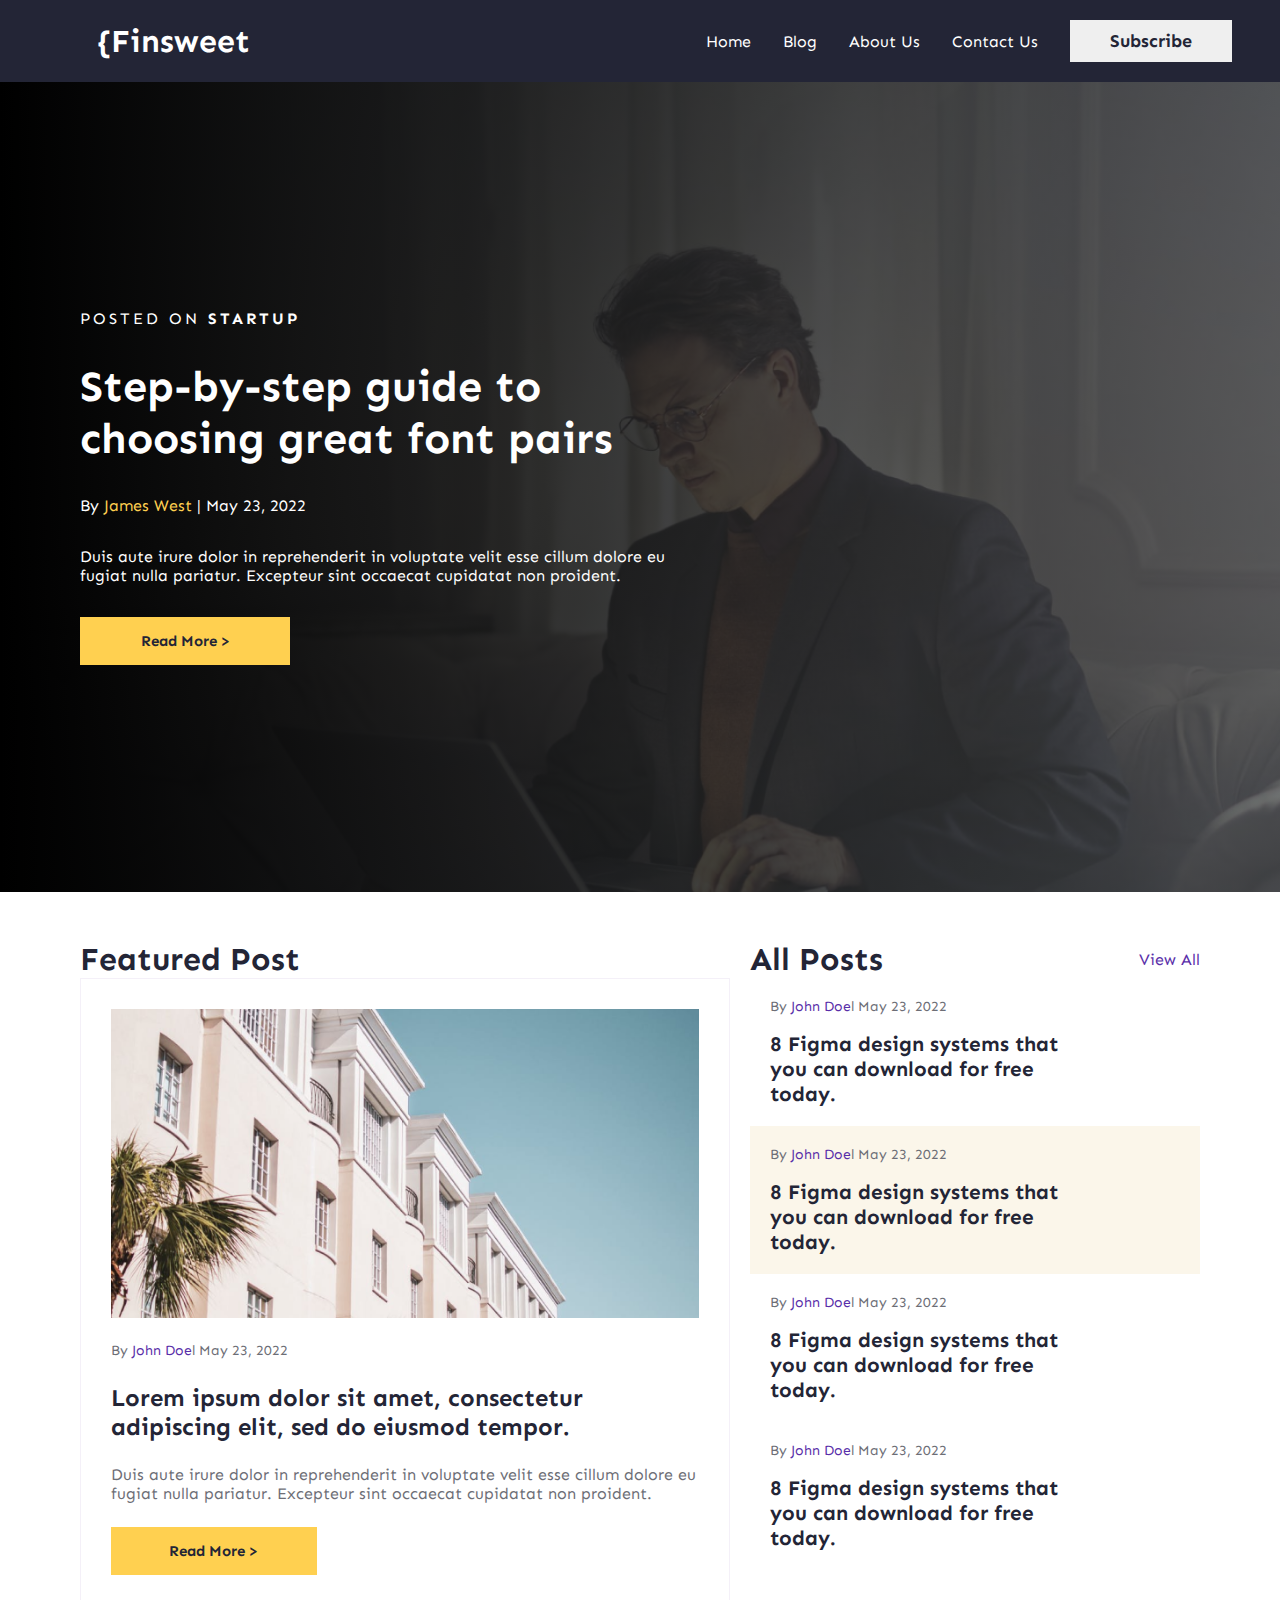
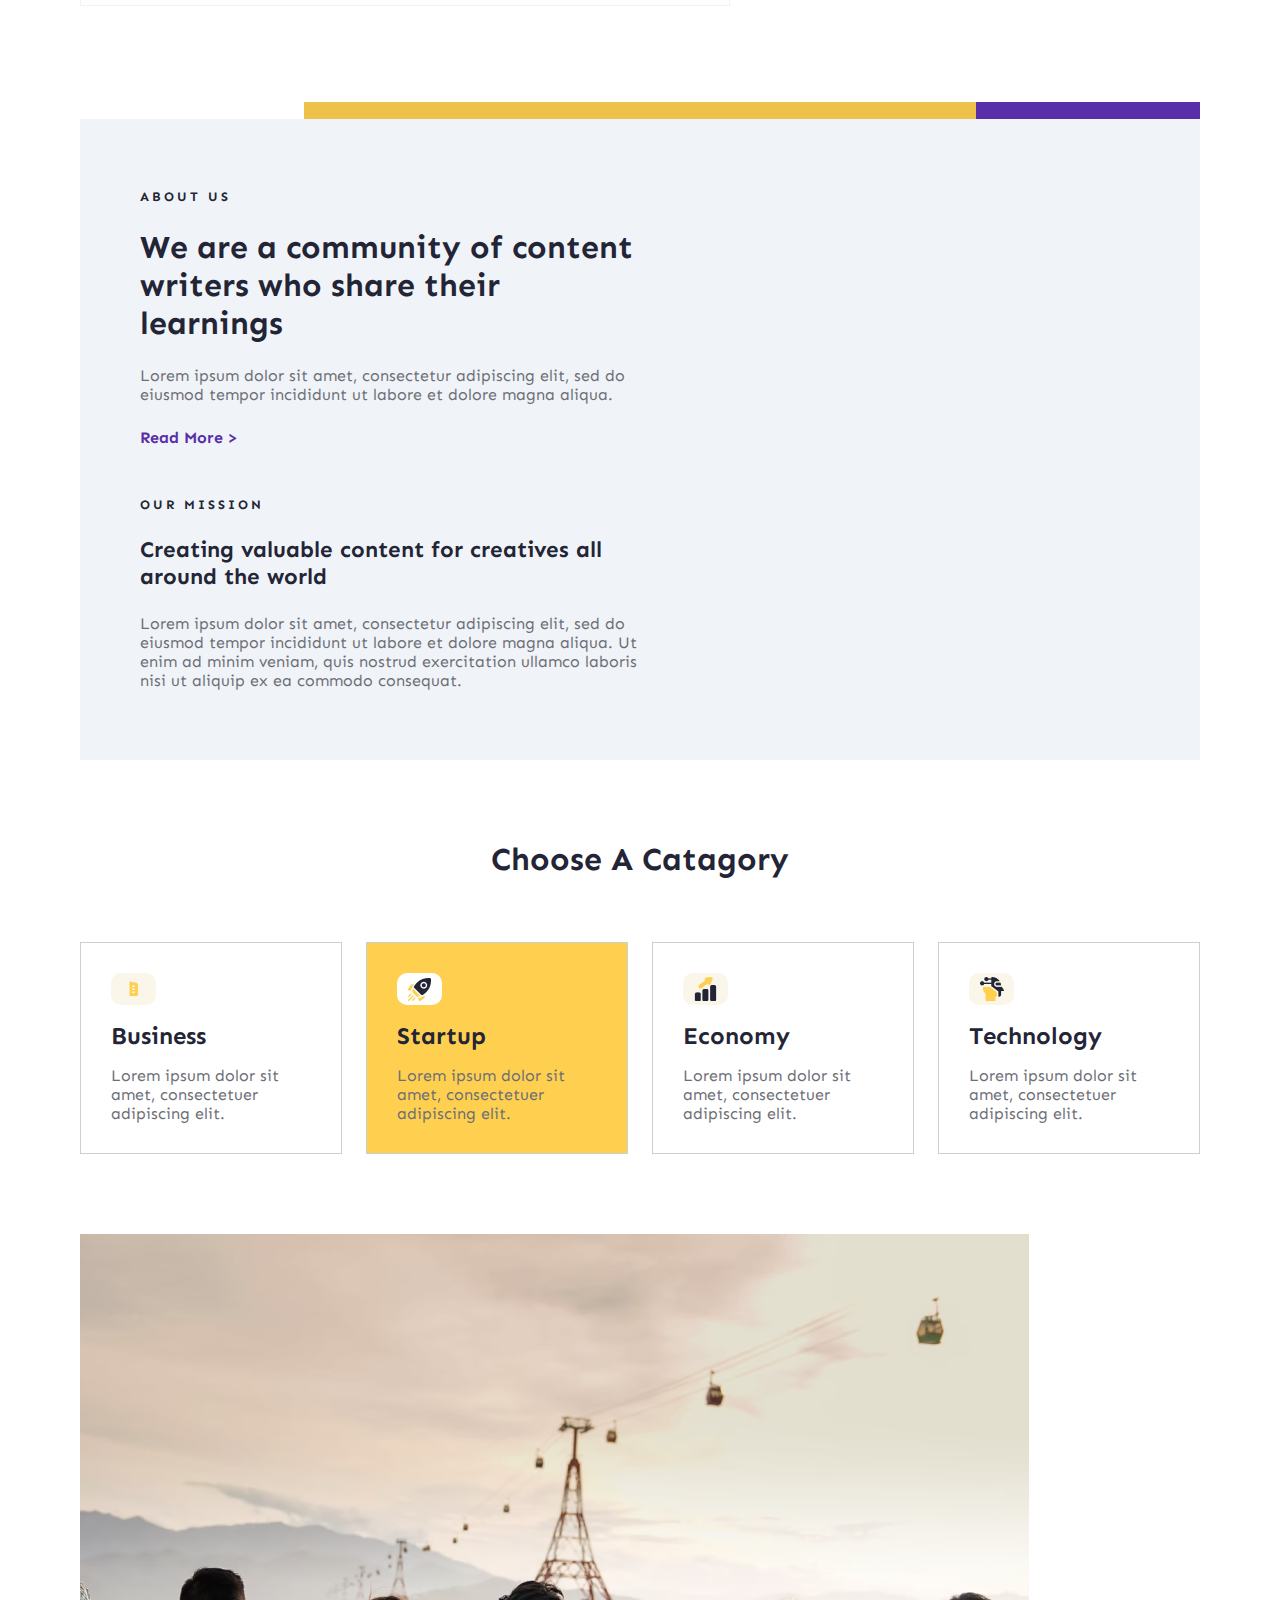
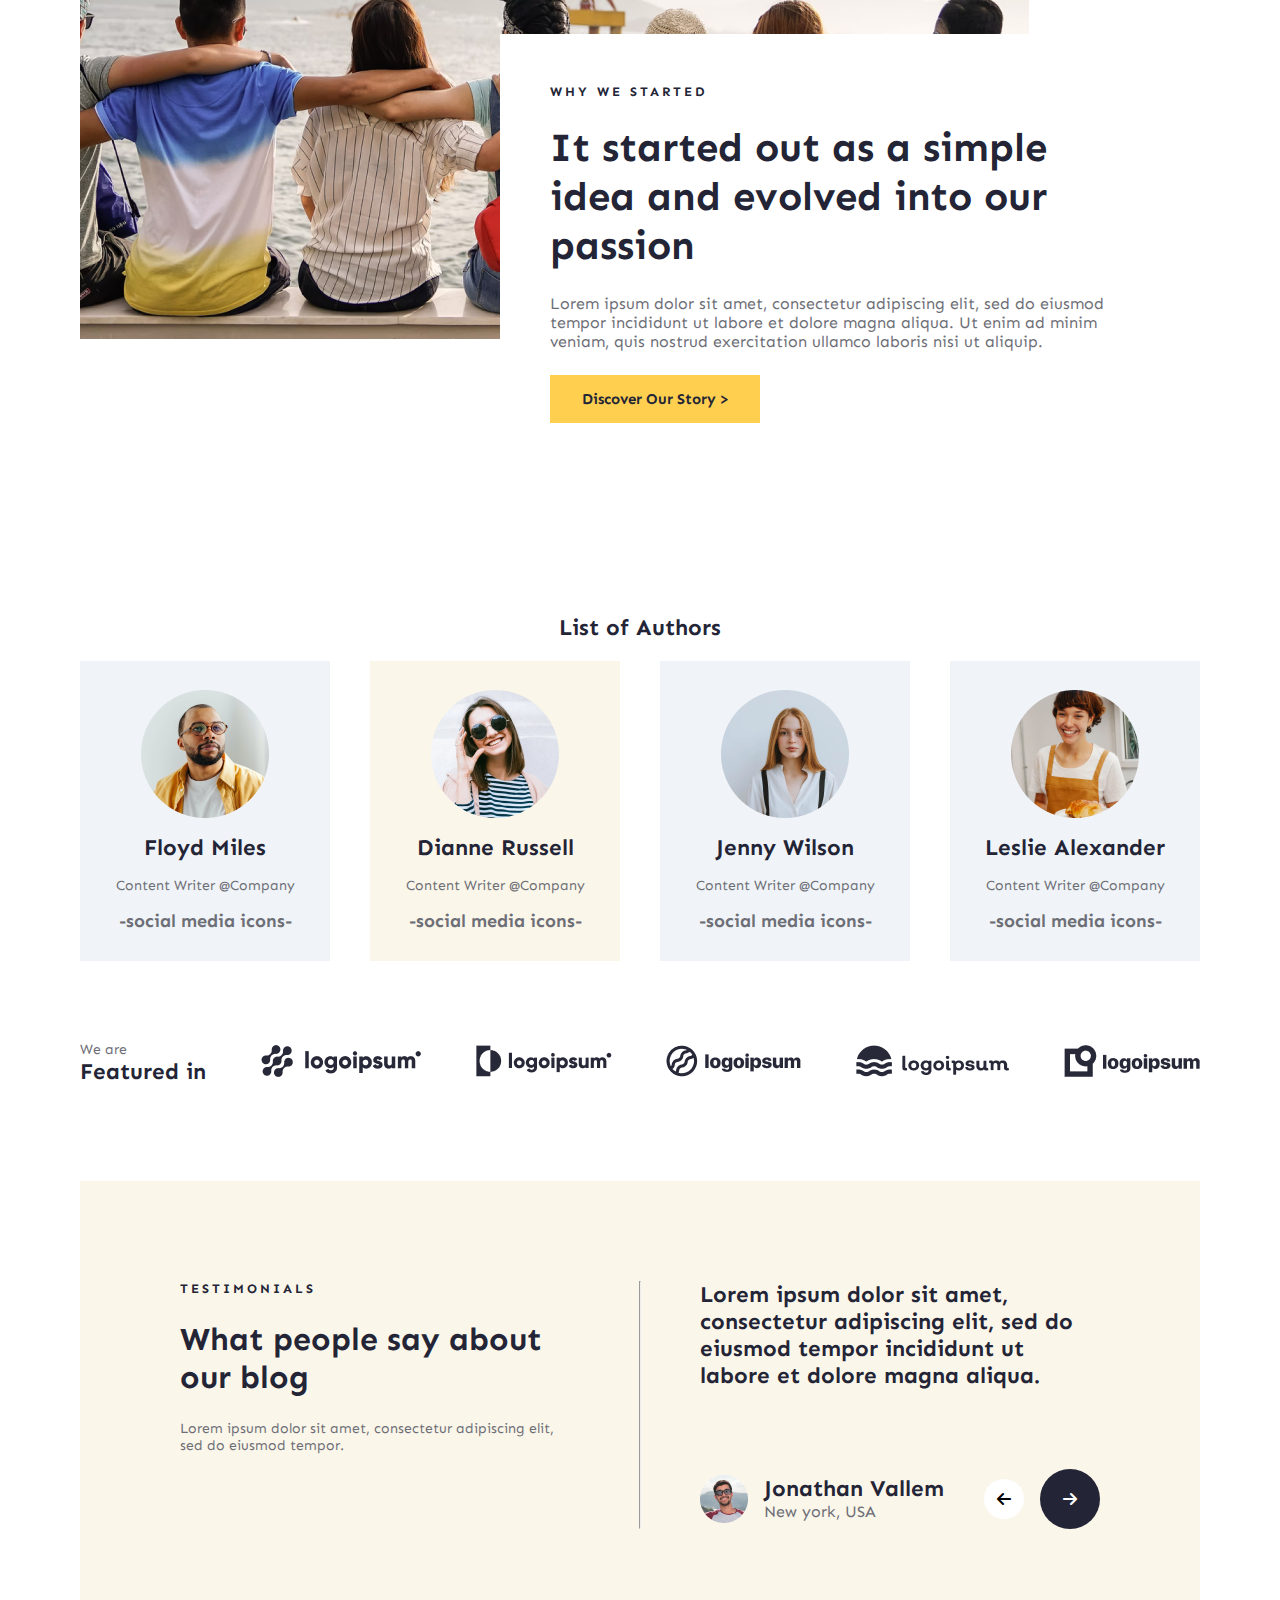
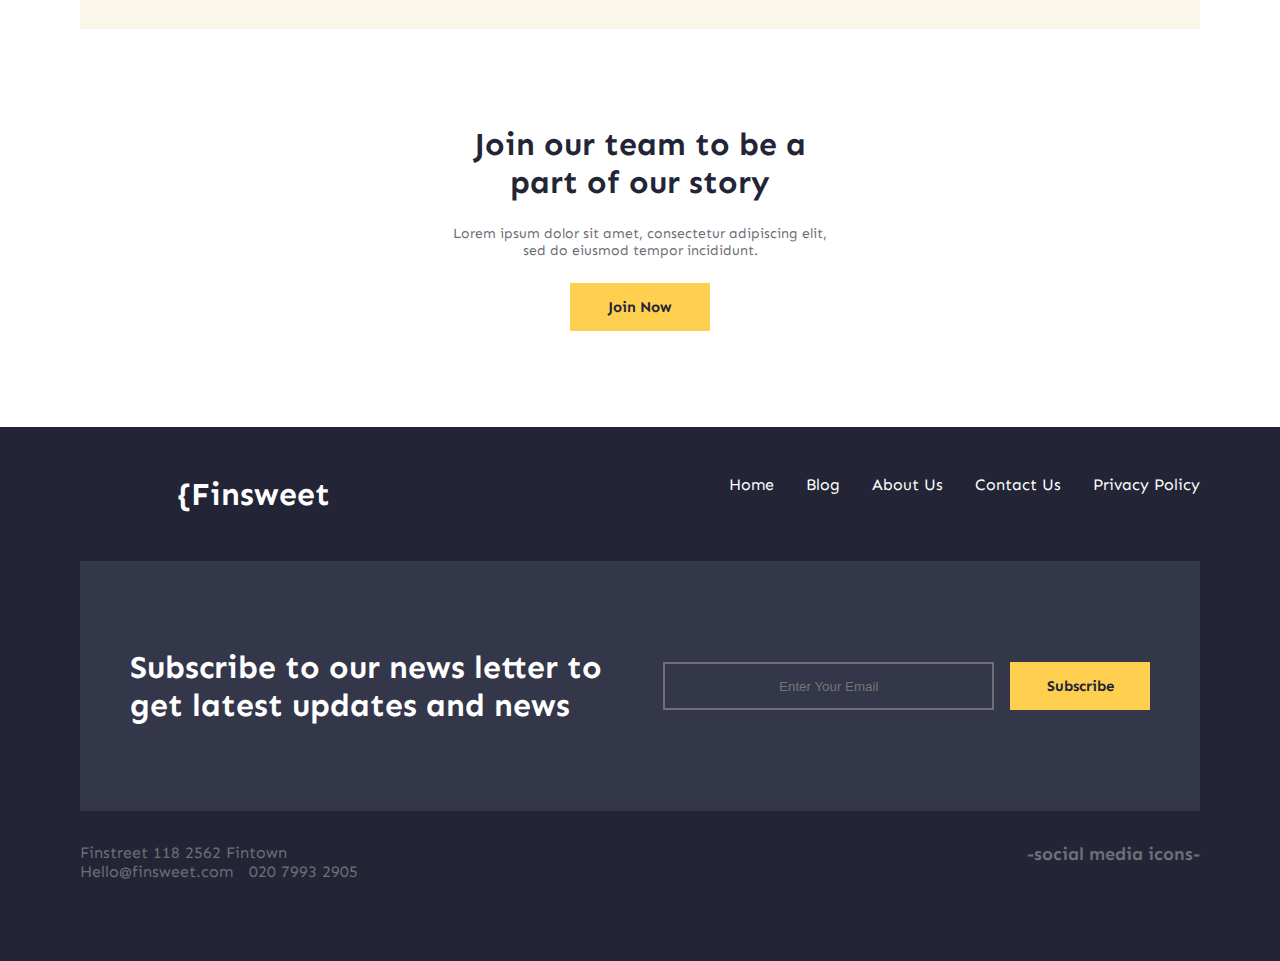
<file: index.html>
<!DOCTYPE html>
<html lang="en">
<head>
    <meta charset="UTF-8">
    <meta name="viewport" content="width=device-width, initial-scale=1.0">
    <title>Finsweet - Home</title>
    <link rel="stylesheet" href="./assets/styles/styles.css">
    <link rel="stylesheet" href="https://cdnjs.cloudflare.com/ajax/libs/font-awesome/6.0.0-beta3/css/all.min.css">
    <link rel="preconnect" href="https://fonts.googleapis.com">
<link rel="preconnect" href="https://fonts.gstatic.com" crossorigin>
<link href="https://fonts.googleapis.com/css2?family=Sen:wght@400..800&display=swap" rel="stylesheet">
</head>
<body>
    <!-- nav bar -->
    <nav>
    <a href="./index.html"><div class="logo">{Finsweet</div></a>
    <div class="nav-items">
        <a href="./index.html">Home</a>
        <a href="./blog.html">Blog</a>
        <a href="./about.html">About Us</a>
        <a href="./contact.html">Contact Us</a>
        <button class="sub-btn">Subscribe</button>
    </div>
    </nav>

    <!-- main section -->
    <div class="main-section">
        <div class="main-sec-content">
            <p class="post-ttl">POSTED ON <span style="font-weight: bold;">STARTUP</span></p>
            <p class="main-cont-head">Step-by-step guide to choosing
                great font pairs</p>
            <p>By <span style="color: rgb(255, 208, 80);">James West</span> | May 23, 2022</p>
            <p>Duis aute irure dolor in reprehenderit in voluptate velit esse cillum dolore eu
                fugiat nulla pariatur. Excepteur sint occaecat cupidatat non proident.</p>
            <a href="./great-font-pairs.html">
                <button class="read-more-btn">Read More ></button>
            </a>
        </div>
    </div>

    <!-- posts section -->
    <div class="posts">
        <div class="featured-post">
            <p style="font-size: 2em;font-weight:bold;color:rgb(35, 37, 54);">Featured Post</p>
            <div class="featured-post-cont">
                <img  src="./assets/white-concrete-building-1838640.png" alt="">
                <p class="post-auth-ttl">By <span style="color: rgb(89, 46, 169) ;">John Doe</span>l May 23, 2022</p>
                <p style="font-size: 1.5em;font-weight:bold;color:rgb(35, 37, 54)">Lorem ipsum dolor sit amet, consectetur adipiscing
                    elit, sed do eiusmod tempor.</p>
                <p style="color: rgb(109, 110, 118);">Duis aute irure dolor in reprehenderit in voluptate velit esse cillum dolore
                    eu fugiat nulla pariatur. Excepteur sint occaecat cupidatat non proident.</p>
                <a href="./featured-posts.html">
                    <button class="read-more-btn">Read More ></button>
                </a>
            </div>
        </div>
        <div class="all-posts">
            <div class="all-posts-ttl">
                <p style="font-size: 2em;font-weight:bold;color:rgb(35, 37, 54);">All Posts</p>
                <a href="#">View All</a>
            </div>
            <div class="all-posts-cont">
                <div class="posted-items-cont">
                    <div class="posted-items">
                        <p class="post-auth-ttl">By <span style="color: rgb(89, 46, 169) ;">John Doe</span>l May 23, 2022</p>
                        <p style="font-size: 1.3em;font-weight:bold;color:rgb(35, 37, 54)">8 Figma design systems that
                            you can download for free
                            today.</p>
                    </div>
                </div>
                <div class="posted-items-cont" id="hoveredItem">
                    <div class="posted-items">
                        <p class="post-auth-ttl">By <span style="color: rgb(89, 46, 169) ;">John Doe</span>l May 23, 2022</p>
                        <p style="font-size: 1.3em;font-weight:bold;color:rgb(35, 37, 54)">8 Figma design systems that
                            you can download for free
                            today.</p>
                    </div>
                </div>
                <div class="posted-items-cont">
                    <div class="posted-items">
                        <p class="post-auth-ttl">By <span style="color: rgb(89, 46, 169) ;">John Doe</span>l May 23, 2022</p>
                        <p style="font-size: 1.3em;font-weight:bold;color:rgb(35, 37, 54)">8 Figma design systems that
                            you can download for free
                            today.</p>
                    </div>
                </div>
                <div class="posted-items-cont">
                    <div class="posted-items">
                        <p class="post-auth-ttl">By <span style="color: rgb(89, 46, 169) ;">John Doe</span>l May 23, 2022</p>
                        <p style="font-size: 1.3em;font-weight:bold;color:rgb(35, 37, 54)">8 Figma design systems that
                            you can download for free
                            today.</p>
                    </div>
                </div>
            </div>
        </div>
    </div>

    <!-- about section -->
    <div class="about-section">
        <div class="about-cont">
            <div class="abt-design">
                <div class="des-white"></div>
                <div class="des-orange"></div>
                <div class="des-purple"></div>
            </div>
            <div class="abt-content">
                <div class="about-us">
                    <div class="abt-ttl">ABOUT US</div>
                    <div class="abt-header">
                        We are a community of
                        content writers who share their
                        learnings
                    </div>
                    <p style="color: rgb(109, 110, 118);">
                        Lorem ipsum dolor sit amet, consectetur adipiscing elit, sed do
                        eiusmod tempor incididunt ut labore et dolore magna aliqua.
                    </p>
                    <p style="color: rgb(89, 46, 169);font-weight:bold;font-size:1em">
                        Read More >
                    </p>
                </div>
                <div class="our-mission">
                    <div class="msn-ttl">OUR MISSION</div>
                    <div class="msn-header">
                        Creating valuable content for
                        creatives all around the world
                    </div>
                    <p style="color: rgb(109, 110, 118);">
                        Lorem ipsum dolor sit amet, consectetur adipiscing elit, sed do
                        eiusmod tempor incididunt ut labore et dolore magna aliqua. Ut
                        enim ad minim veniam, quis nostrud exercitation ullamco laboris nisi
                        ut aliquip ex ea commodo consequat.
                    </p>
                </div>
            </div>
        </div>
    </div>

    <!-- catagoty section -->
    <div class="category-section">
        <p class="cat-ttl">Choose A Catagory</p>
        <div class="cat-options">
            <div class="bussines">
                <div class="opt-icon">
                    <img src="./assets/icons/Vector.png" alt="">
                </div>
                <div class="opt-ttl">Business</div>
                <div class="opt-cont">Lorem ipsum dolor sit amet,
                    consectetuer adipiscing elit.</div>
            </div>
            <div class="startup">
                <div class="opt-icon-startup">
                    <img src="./assets/icons/shuttle.png" alt="">
                </div>
                <div class="opt-ttl">Startup</div>
                <div class="opt-cont">Lorem ipsum dolor sit amet,
                    consectetuer adipiscing elit.</div>
            </div>
            <div class="economy">
                <div class="opt-icon">
                    <img src="./assets/icons/economy (1).png" alt="">
                </div>
                <div class="opt-ttl">Economy</div>
                <div class="opt-cont">Lorem ipsum dolor sit amet,
                    consectetuer adipiscing elit.</div>
            </div>
            <div class="technology">
                <div class="opt-icon">
                    <img src="./assets/icons/cyborg.png" alt="">
                </div>
                <div class="opt-ttl">Technology</div>
                <div class="opt-cont">Lorem ipsum dolor sit amet,
                    consectetuer adipiscing elit.</div>
            </div>
        </div>
    </div>

    <!-- story section -->
    <div class="story-section">
        <div class="story-img">
            <div class="story-cont">
                <div class="story-sec-cont">
                    <p class="str-ttl">WHY WE STARTED</p>
                    <p class="str-header">It started out as a simple <br>
                        idea and evolved into
                        our passion</p>
                    <p class="str-cont">Lorem ipsum dolor sit amet, consectetur adipiscing elit, sed do eiusmod
                        tempor incididunt ut labore et dolore magna aliqua. Ut enim ad minim
                        veniam, quis nostrud exercitation ullamco laboris nisi ut aliquip.</p>
                    <a href="./about.html">
                        <button class="read-more-btn">Discover Our Story ></button>
                    </a>
                </div>
            </div>
        </div>
    </div>

    <!-- authors section -->
    <div class="authors-section">
        <p class="auth-ttl">List of Authors</p>
        <div class="auth-cont">
            <div class="auth-box">
                <img src="./assets/authors/man-in-yellow-button-up-shirt-wearing-black-framed-eyeglasses-7562313.png" alt="">
                <div class="auth-ttl">Floyd Miles</div>
                <div class="auth-tag">Content Writer @Company</div>
                <div class="auth-social">-social media icons-</div>
            </div>
            <div class="auth-box-hovered">
                <img src="./assets/authors/woman-in-white-and-black-striped-shirt-wearing-black-sunglasses-3671083.png" alt="">
                <div class="auth-ttl">Dianne Russell</div>
                <div class="auth-tag">Content Writer @Company</div>
                <div class="auth-social">-social media icons-</div>
            </div>
            <div class="auth-box">
                <img src="./assets/authors/fashion-woman-cute-shoes-5704849.png" alt="">
                <div class="auth-ttl">Jenny Wilson</div>
                <div class="auth-tag">Content Writer @Company</div>
                <div class="auth-social">-social media icons-</div>
            </div>
            <div class="auth-box">
                <img src="./assets/authors/content-baker-with-delicious-puff-in-cafeteria-6205509.png" alt="">
                <div class="auth-ttl">Leslie Alexander</div>
                <div class="auth-tag">Content Writer @Company</div>
                <div class="auth-social">-social media icons-</div>
            </div>
        </div>
    </div>

    <!-- featured section -->
    <div class="featured-section">
        <div class="ftr-cont">
            <div class="ftr-ttl">
                <p class="ttl-thn">We are</p>
                <p class="ttl-bld">Featured in</p>
            </div>
            <div class="ftr-icons">
                <img src="./assets/featured-logos/Logo 1.png" alt="">
            </div>
            <div class="ftr-icons">
                <img src="./assets/featured-logos/Logo 2.png" alt="">
            </div>
            <div class="ftr-icons">
                <img src="./assets/featured-logos/Logo 3.png" alt="">
            </div>
            <div class="ftr-icons">
                <img src="./assets/featured-logos/Logo 4.png" alt="">
            </div>
            <div class="ftr-icons">
                <img src="./assets/featured-logos/Logo 5.png" alt="">
            </div>
        </div>
    </div>

    <!-- testimonials section -->
    <div class="testtimonials-section">
        <div class="land-test">
            <p class="test-ttl">TESTIMONIALS</p>
            <P class="test-header">What people say
                about our blog</P>
            <p class="test-cont">Lorem ipsum dolor sit amet, consectetur
                adipiscing elit, sed do eiusmod tempor.</p>
        </div>
        <hr style="background-color:rgb(203, 208, 212);">
        <div class="user-test">
            <p class="user-cont">Lorem ipsum dolor sit amet,
                consectetur adipiscing elit, sed do
                eiusmod tempor incididunt ut labore et
                dolore magna aliqua.</p>
            <div class="user-details">
                <div class="user-id">
                    <img src="./assets/Profile picture.png" alt="">
                    <div class="user-items">
                        <p class="user-name">Jonathan Vallem</p>
                        <p style="color: rgb(109, 110, 118);" class="user-location">New york, USA</p>
                    </div>
                </div>
                <div class="test-nav">
                    <p class="arrow-left"><i class="fa-solid fa-arrow-left"></i></p>
                    <p class="arrow-right"><i style="color: white;" class="fa-solid fa-arrow-right"></i></p>
                </div>
            </div>
        </div>
    </div>

    <!-- team section -->
    <div class="join-team">
        <div class="join-cont">
            <p class="join-header">Join our team to be a part
                of our story</p>
            <p class="join-content">
                Lorem ipsum dolor sit amet, consectetur adipiscing
                elit, sed do eiusmod tempor incididunt.
            </p>
            <button class="read-more-btn">Join Now</button>
        </div>
    </div>

    <!-- footer section -->
    <footer>
        <div class="footer-section">
            <div class="footer-nav">
                <a href="./index.html"><div class="logo">{Finsweet</div></a>
                <div class="footer-nav-items">
                    <a href="./index.html">Home</a>
                    <a href="./blog.html">Blog</a>
                    <a href="./about.html">About Us</a>
                    <a href="./contact.html">Contact Us</a>
                    <a href="./privacy.html">Privacy Policy</a>
                </div>
            </div>
            <div class="footer-sub-cont">
                <div class="sub-content">Subscribe to our news letter to get
                    latest updates and news</div>
                <div class="sub-input">
                    <input class="input-email" type="email" placeholder="Enter Your Email">
                    <button class="read-more-btn">Subscribe</button>
                </div>
            </div>

            <div class="contact-details">
                <div class="personal-data">
                    <p style="color: rgb(109, 110, 118);" class="contact-line">Finstreet 118 2562 Fintown</p>
                    <div class="email-phone">
                        <p>Hello@finsweet.com</p>
                        <p>020 7993 2905</p>
                    </div>
                </div>
                <div style="color:rgb(109, 110, 118) ;" class="auth-social">-social media icons-</div>
            </div>
        </div>
    </footer>
</body>
</html>
</file>
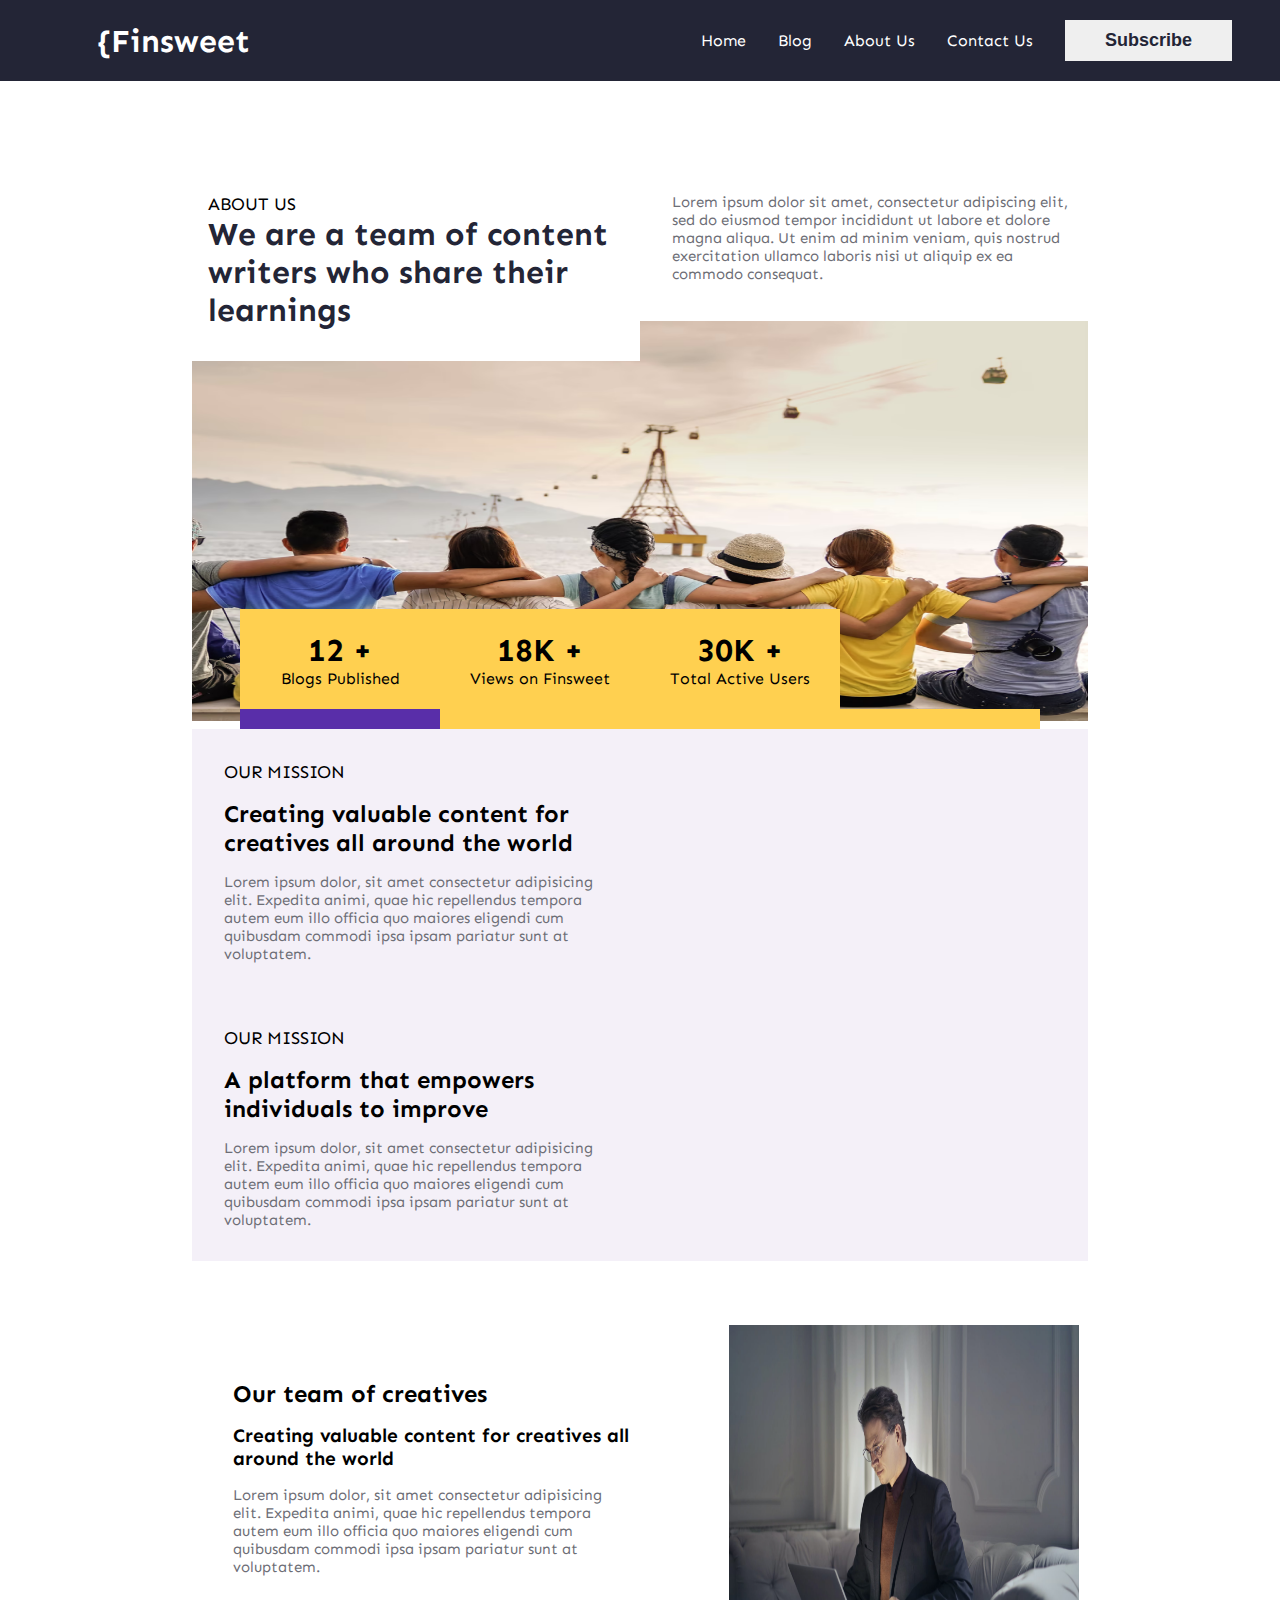
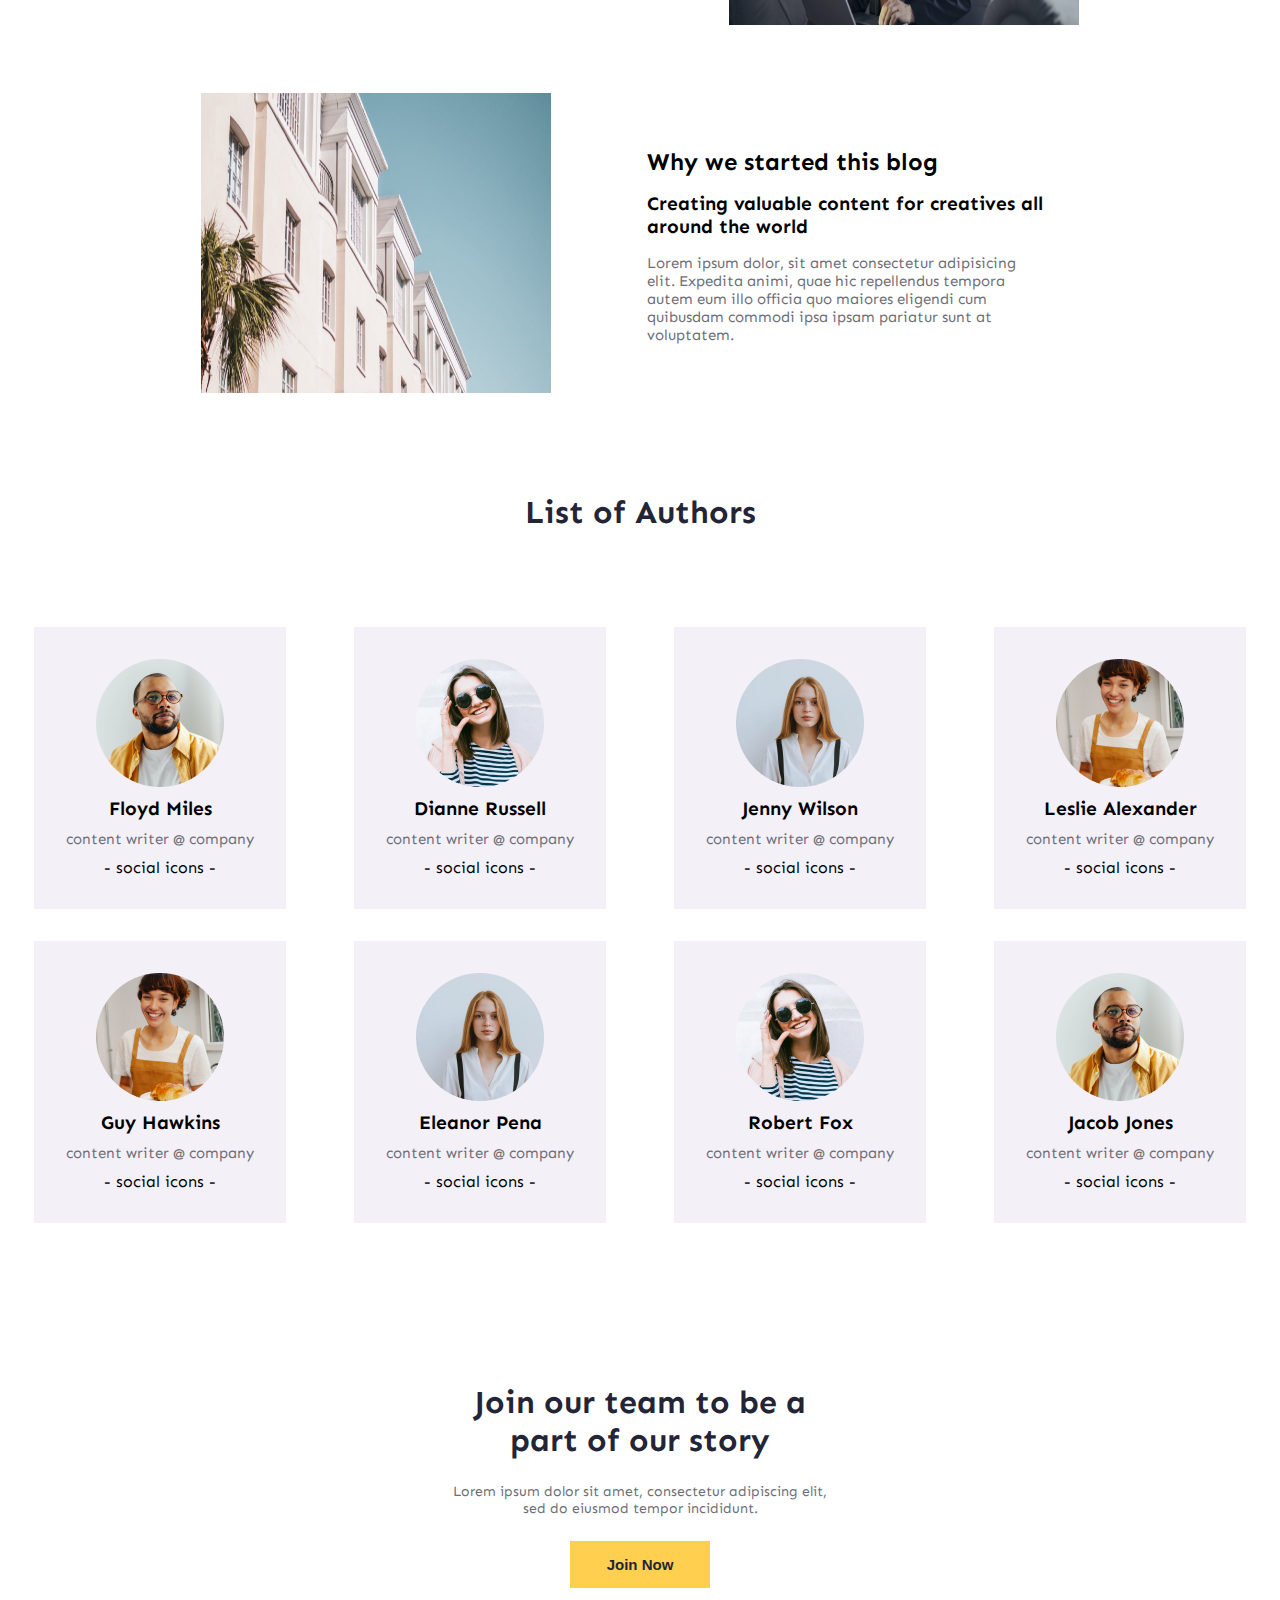
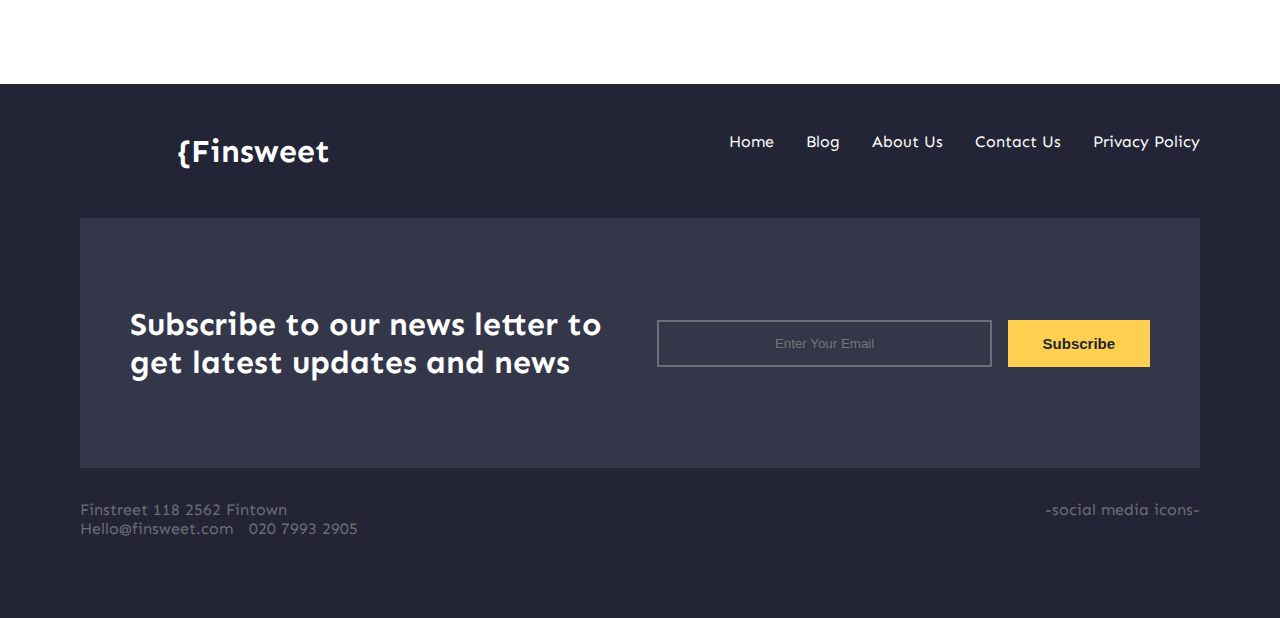
<file: about.html>
<!DOCTYPE html>
<html lang="en">
    <head>
        <meta charset="UTF-8">
        <meta name="viewport" content="width=device-width, initial-scale=1.0">
        <title>Finsweet - About us</title>
        <link rel="stylesheet" href="./assets/styles/team.css">
        <link rel="stylesheet" href="https://cdnjs.cloudflare.com/ajax/libs/font-awesome/6.0.0-beta3/css/all.min.css">
        <link rel="preconnect" href="https://fonts.googleapis.com">
    <link rel="preconnect" href="https://fonts.gstatic.com" crossorigin>
    <link href="https://fonts.googleapis.com/css2?family=Sen:wght@400..800&display=swap" rel="stylesheet">
    </head>
<body>

    <!-- nav bar -->
    <nav>
        <a href="./index.html"><div class="logo">{Finsweet</div></a>
        <div class="nav-items">
            <a href="./index.html">Home</a>
            <a href="./blog.html">Blog</a>
            <a href="./about.html">About Us</a>
            <a href="./contact.html">Contact Us</a>
            <button class="sub-btn">Subscribe</button>
        </div>
        </nav>

        <!-- about top header -->

        <div class="about-header-cont">
            <div class="about-header" >
                <div class="header-items" id="header-item-a">
                    <p style="font-size: 1.1em;">ABOUT US</p>
                    <p class="content-header">We are a team of content writers who share their learnings</p>
                </div>
                <div class="header-items">
                    <p class="content-items">Lorem ipsum dolor sit amet, consectetur adipiscing elit, sed do eiusmod tempor incididunt ut labore et dolore magna aliqua. Ut enim ad minim veniam, quis nostrud exercitation ullamco laboris nisi ut aliquip ex ea commodo consequat.</p>
                </div>
            </div>
        </div>

        <!-- about bg img -->
        <div class="about-img-bg">
            <img class="about-img" src="./assets/close-up-photography-of-man-wearing-sunglasses-1212984.png" alt="">
        </div>


        <!-- detailed values -->
        <div class="detailed-values-cont">
            <div class="detailed-vals">
                <div class="vals-cover">
                    <div class="vals-cont">
                        <p style="font-weight:bold; font-size:2em">12 +</p>
                        <p>Blogs Published</p>
                    </div>
                    <div class="vals-cont">
                        <p style="font-weight:bold; font-size:2em">18K +</p>
                        <p>Views on Finsweet</p>
                    </div>
                    <div class="vals-cont">
                        <p style="font-weight:bold; font-size:2em">30K +</p>
                        <p>Total Active Users</p>
                    </div>
                    <div class="vals-cont-b">
                    
                    </div>
                </div>
                <div class="bars-cont">
                    <div class="item-bars">

                    </div>
                    <div class="item-bars">
                        
                    </div>
                </div>
            </div>
        </div>




        <!-- mission and vision -->

        <div class="mission-vission-cont">
            <div class="mission-vission">
                <div class="mission-cont">
                    <p style="font-size: 18px;">OUR MISSION</p>
                    <P style="font-size: 1.5em; font-weight:bold">Creating valuable content for creatives all around the world</P>
                    <p class="ms-text">Lorem ipsum dolor, sit amet consectetur adipisicing elit. Expedita animi, quae hic repellendus tempora autem eum illo officia quo maiores eligendi cum quibusdam commodi ipsa ipsam pariatur sunt at voluptatem.</p>
                </div>
    
                <div class="vision-cont">
                    <p style="font-size: 18px;">OUR MISSION</p>
                    <P style="font-size: 1.5em; font-weight:bold">A platform that empowers individuals to improve</P>
                    <p class="ms-text">Lorem ipsum dolor, sit amet consectetur adipisicing elit. Expedita animi, quae hic repellendus tempora autem eum illo officia quo maiores eligendi cum quibusdam commodi ipsa ipsam pariatur sunt at voluptatem.</p>
                </div>
            </div>
        </div>


        <!-- team creatives -->

        <div class="team-creatives">
            <div class="mission-cont">
                <p style="font-size: 1.5em; font-weight:bold">Our team of creatives</p>
                <P style="font-size: 1.2em; font-weight:bold">Creating valuable content for creatives all around the world</P>
                <p class="ms-text">Lorem ipsum dolor, sit amet consectetur adipisicing elit. Expedita animi, quae hic repellendus tempora autem eum illo officia quo maiores eligendi cum quibusdam commodi ipsa ipsam pariatur sunt at voluptatem.</p>
            </div>

            <div>
                <img class="creative-img" src="./assets/man-in-black-suit-wearing-eye-glasses-sitting-on-gray-sofa-using-macbook-3772622.png" alt="">
            </div>
        </div>

        <!-- start reason -->

        <div class="team-creatives">
            <div>
                <img class="creative-img" src="./assets/white-concrete-building-1838640.png" alt="">
            </div>

            <div class="mission-cont">
                <p style="font-size: 1.5em; font-weight:bold">Why we started this blog</p>
                <P style="font-size: 1.2em; font-weight:bold">Creating valuable content for creatives all around the world</P>
                <p class="ms-text">Lorem ipsum dolor, sit amet consectetur adipisicing elit. Expedita animi, quae hic repellendus tempora autem eum illo officia quo maiores eligendi cum quibusdam commodi ipsa ipsam pariatur sunt at voluptatem.</p>
            </div>
        </div>

        <!-- authors -section -->

        <div class="authors-section">
                <p style="text-align: center; margin:3em" class="content-header">List of Authors</p>
            <div class="auth-one">
                <div>
                    <img src="./assets/authors/man-in-yellow-button-up-shirt-wearing-black-framed-eyeglasses-7562313.png" alt="">
                    <p  style="font-size: 1.2em; font-weight:bold">Floyd Miles</p>
                    <p class="ms-text">content writer @ company</p>
                    <p>- social icons -</p>
                </div>

                <div class="auth-hovered">
                    <img src="./assets/authors/woman-in-white-and-black-striped-shirt-wearing-black-sunglasses-3671083.png" alt="">
                    <p  style="font-size: 1.2em; font-weight:bold">Dianne Russell</p>
                    <p class="ms-text">content writer @ company</p>
                    <p>- social icons -</p>
                </div>

                <div>
                    <img src="./assets/authors/fashion-woman-cute-shoes-5704849.png" alt="">
                    <p  style="font-size: 1.2em; font-weight:bold">Jenny Wilson</p>
                    <p class="ms-text">content writer @ company</p>
                    <p>- social icons -</p>
                </div>

                <div>
                    <img src="./assets/authors/content-baker-with-delicious-puff-in-cafeteria-6205509.png" alt="">
                    <p  style="font-size: 1.2em; font-weight:bold">Leslie Alexander</p>
                    <p class="ms-text">content writer @ company</p>
                    <p>- social icons -</p>
                </div>
            </div>

            <div class="auth-one">

                <div>
                    <img src="./assets/authors/content-baker-with-delicious-puff-in-cafeteria-6205509.png" alt="">
                    <p  style="font-size: 1.2em; font-weight:bold">Guy Hawkins</p>
                    <p class="ms-text">content writer @ company</p>
                    <p>- social icons -</p>
                </div>

                <div>
                    <img src="./assets/authors/fashion-woman-cute-shoes-5704849.png" alt="">
                    <p  style="font-size: 1.2em; font-weight:bold">Eleanor Pena</p>
                    <p class="ms-text">content writer @ company</p>
                    <p>- social icons -</p>
                </div>

                <div>
                    <img src="./assets/authors/woman-in-white-and-black-striped-shirt-wearing-black-sunglasses-3671083.png" alt="">
                    <p  style="font-size: 1.2em; font-weight:bold">Robert Fox</p>
                    <p class="ms-text">content writer @ company</p>
                    <p>- social icons -</p>
                </div>


                <div>
                    <img src="./assets/authors/man-in-yellow-button-up-shirt-wearing-black-framed-eyeglasses-7562313.png" alt="">
                    <p  style="font-size: 1.2em; font-weight:bold">Jacob Jones</p>
                    <p class="ms-text">content writer @ company</p>
                    <p>- social icons -</p>
                </div>

            </div>

        </div>

    <!-- team section -->
    <div class="join-team">
        <div class="join-cont">
            <p class="join-header">Join our team to be a part
                of our story</p>
            <p class="join-content">
                Lorem ipsum dolor sit amet, consectetur adipiscing
                elit, sed do eiusmod tempor incididunt.
            </p>
            <button class="read-more-btn">Join Now</button>
        </div>
    </div>


    <!-- footer section -->
    <footer>
        <div class="footer-section">
            <div class="footer-nav">
                <a href="./index.html"><div class="logo">{Finsweet</div></a>
                <div class="footer-nav-items">
                    <a href="./index.html">Home</a>
                    <a href="./blog.html">Blog</a>
                    <a href="./about.html">About Us</a>
                    <a href="./contact.html">Contact Us</a>
                    <a href="./privacy.html">Privacy Policy</a>
                </div>
            </div>
            <div class="footer-sub-cont">
                <div class="sub-content">Subscribe to our news letter to get
                    latest updates and news</div>
                <div class="sub-input">
                    <input class="input-email" type="email" placeholder="Enter Your Email">
                    <button class="read-more-btn">Subscribe</button>
                </div>
            </div>

            <div class="contact-details">
                <div class="personal-data">
                    <p style="color: rgb(109, 110, 118);" class="contact-line">Finstreet 118 2562 Fintown</p>
                    <div class="email-phone">
                        <p>Hello@finsweet.com</p>
                        <p>020 7993 2905</p>
                    </div>
                </div>
                <div style="color:rgb(109, 110, 118) ;" class="auth-social">-social media icons-</div>
            </div>
        </div>
    </footer>

</body>
</html>
</file>
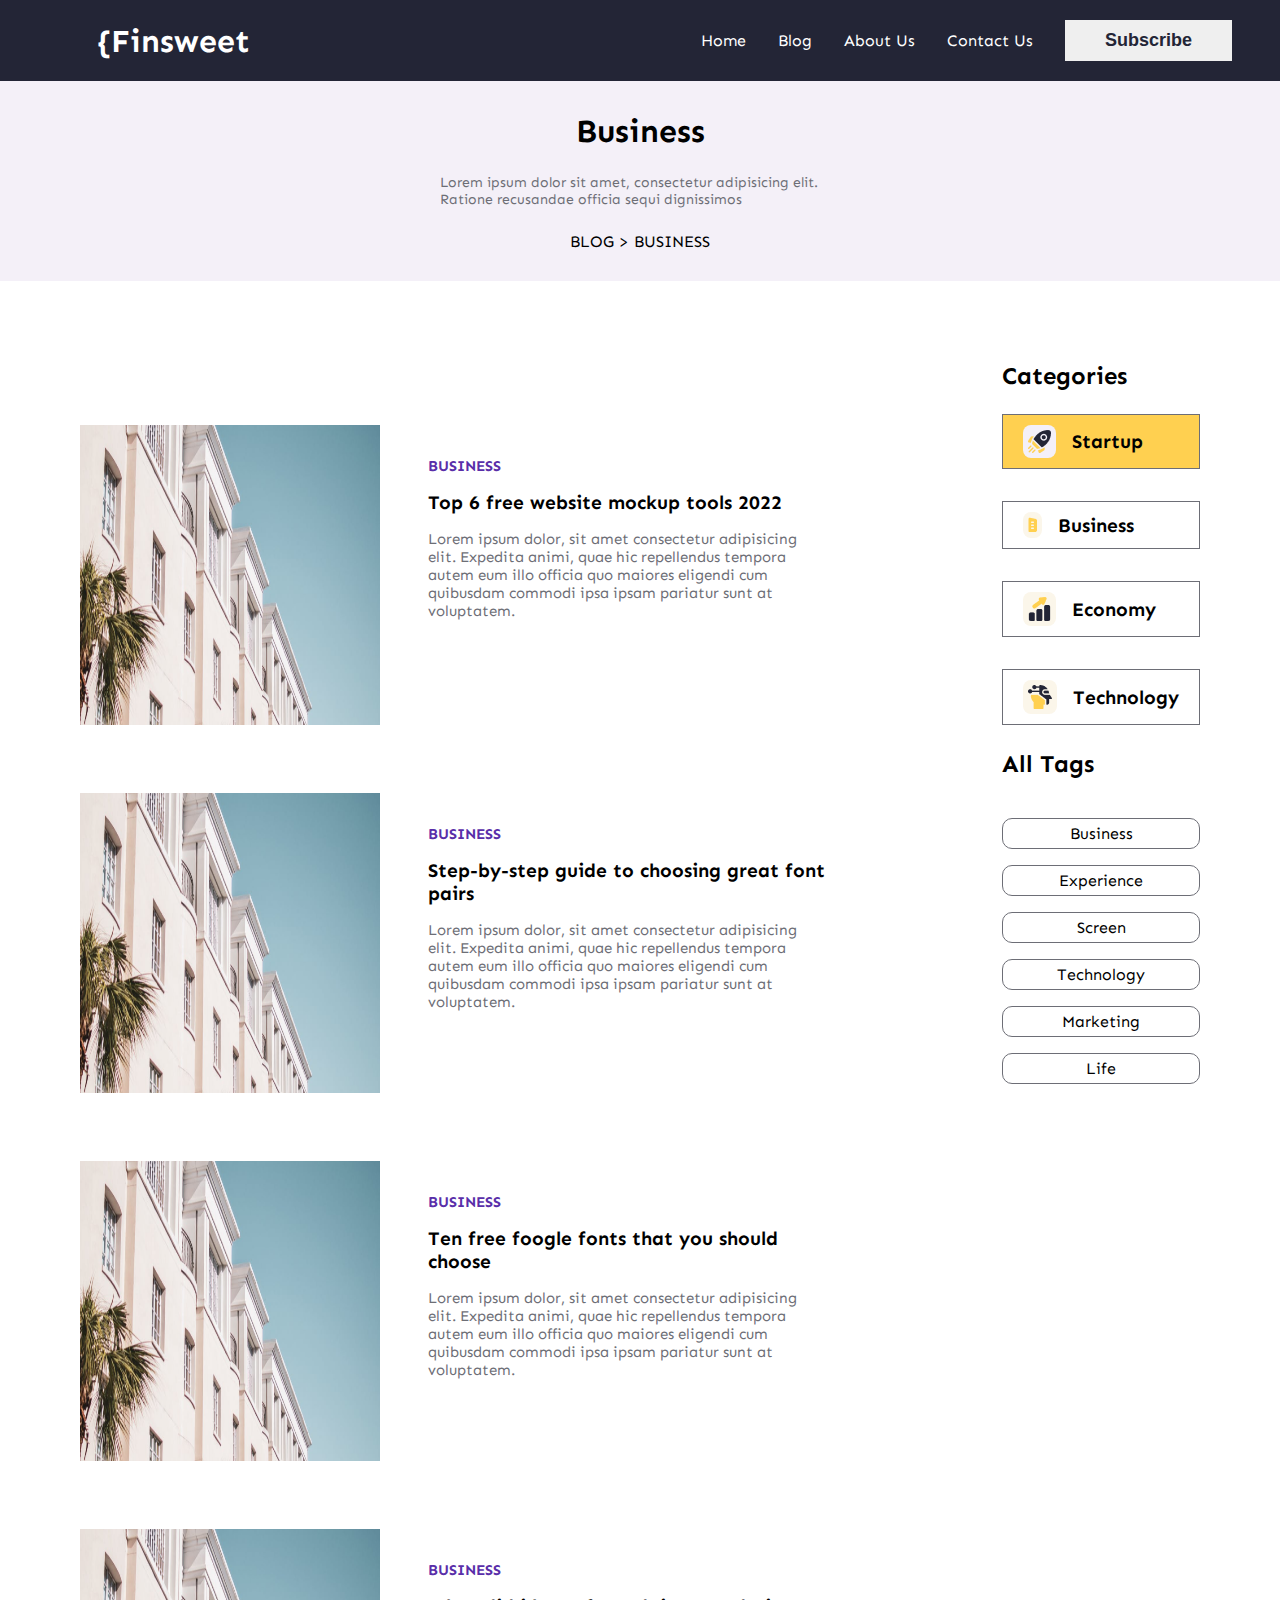
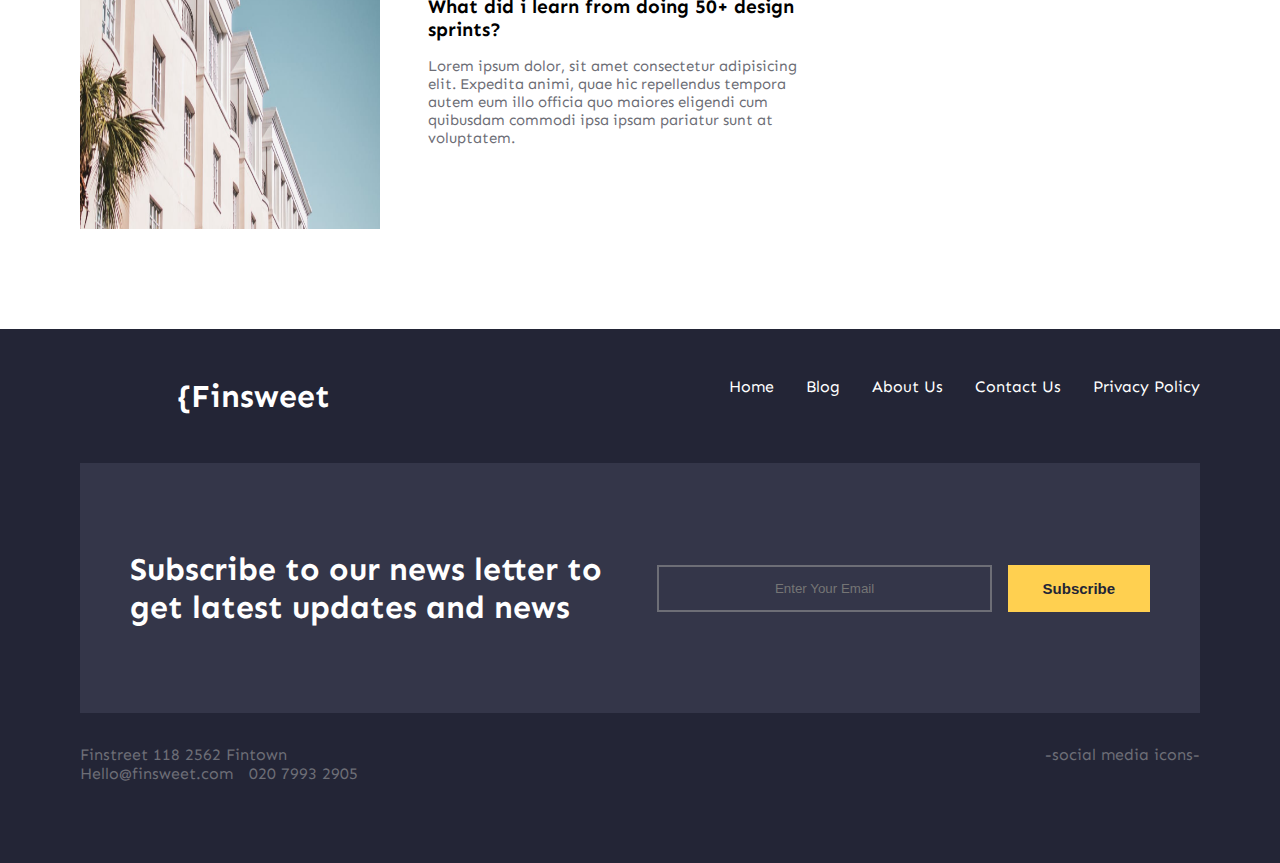
<file: blog.html>
<!DOCTYPE html>
<html lang="en">
    <head>
        <meta charset="UTF-8">
        <meta name="viewport" content="width=device-width, initial-scale=1.0">
        <title>Finsweet - Blog</title>
        <link rel="stylesheet" href="./assets/styles/busines.css">
        <link rel="stylesheet" href="https://cdnjs.cloudflare.com/ajax/libs/font-awesome/6.0.0-beta3/css/all.min.css">
        <link rel="preconnect" href="https://fonts.googleapis.com">
    <link rel="preconnect" href="https://fonts.gstatic.com" crossorigin>
    <link href="https://fonts.googleapis.com/css2?family=Sen:wght@400..800&display=swap" rel="stylesheet">
    </head>
<body>

    <!-- nav bar -->
    <nav>
        <a href="./index.html"><div class="logo">{Finsweet</div></a>
        <div class="nav-items">
            <a href="./index.html">Home</a>
            <a href="./blog.html">Blog</a>
            <a href="./about.html">About Us</a>
            <a href="./contact.html">Contact Us</a>
            <button class="sub-btn">Subscribe</button>
        </div>
        </nav>


        <!-- page head -->

        <div class="page-head">
            <div class="head-items">
                <h1>Business</h1>
                <p class="text-small">Lorem ipsum dolor sit amet, consectetur adipisicing elit. Ratione recusandae officia sequi dignissimos </p>
                <p>BLOG > BUSINESS</p>
            </div>
        </div>

        <!-- page body content -->

        <div class="page-body-cont">

            <div class="main-page-cont">
                <div class="team-creatives">
                    <div>
                        <img class="creative-img" src="./assets/white-concrete-building-1838640.png" alt="">
                    </div>
        
                    <div class="mission-cont">
                        <p style="font-size: 15px; font-weight:bold; color:rgb(89, 46, 169)">BUSINESS</p>
                        <P style="font-size: 1.2em; font-weight:bold">Top 6 free website mockup tools 2022</P>
                        <p class="ms-text">Lorem ipsum dolor, sit amet consectetur adipisicing elit. Expedita animi, quae hic repellendus tempora autem eum illo officia quo maiores eligendi cum quibusdam commodi ipsa ipsam pariatur sunt at voluptatem.</p>
                    </div>
                </div>

                <div class="team-creatives">
                    <div>
                        <img class="creative-img" src="./assets/white-concrete-building-1838640.png" alt="">
                    </div>
        
                    <div class="mission-cont">
                        <p style="font-size: 15px; font-weight:bold; color:rgb(89, 46, 169)">BUSINESS</p>
                        <P style="font-size: 1.2em; font-weight:bold">Step-by-step guide to choosing great font pairs</P>
                        <p class="ms-text">Lorem ipsum dolor, sit amet consectetur adipisicing elit. Expedita animi, quae hic repellendus tempora autem eum illo officia quo maiores eligendi cum quibusdam commodi ipsa ipsam pariatur sunt at voluptatem.</p>
                    </div>
                </div>

                <div class="team-creatives">
                    <div>
                        <img class="creative-img" src="./assets/white-concrete-building-1838640.png" alt="">
                    </div>
        
                    <div class="mission-cont">
                        <p style="font-size: 15px; font-weight:bold; color:rgb(89, 46, 169)">BUSINESS</p>
                        <P style="font-size: 1.2em; font-weight:bold">Ten free foogle fonts that you should choose</P>
                        <p class="ms-text">Lorem ipsum dolor, sit amet consectetur adipisicing elit. Expedita animi, quae hic repellendus tempora autem eum illo officia quo maiores eligendi cum quibusdam commodi ipsa ipsam pariatur sunt at voluptatem.</p>
                    </div>
                </div>

                <div class="team-creatives">
                    <div>
                        <img class="creative-img" src="./assets/white-concrete-building-1838640.png" alt="">
                    </div>
        
                    <div class="mission-cont">
                        <p style="font-size: 15px; font-weight:bold; color:rgb(89, 46, 169)">BUSINESS</p>
                        <P style="font-size: 1.2em; font-weight:bold">What did i learn from doing 50+ design sprints?</P>
                        <p class="ms-text">Lorem ipsum dolor, sit amet consectetur adipisicing elit. Expedita animi, quae hic repellendus tempora autem eum illo officia quo maiores eligendi cum quibusdam commodi ipsa ipsam pariatur sunt at voluptatem.</p>
                    </div>
                </div>
            </div>

            <div class="nav-page-cont">
                <p style="font-size: 1.5em; font-weight:bold">Categories</p>
                <div class="cat-items">
                    <div id="active-cats" class="cats">
                        <img class="start-img" src="./assets/icons/shuttle.png" alt="">
                        <p style="font-size: 1.2em; font-weight:bold">Startup</p>
                    </div>
                    <div class="cats">
                        <img class="main-icon" src="./assets/icons/Vector.png" alt="">
                        <p style="font-size: 1.2em; font-weight:bold">Business</p>
                    </div>
                    <div class="cats">
                        <img class="main-icon" src="./assets/icons/economy (1).png" alt="">
                        <p style="font-size: 1.2em; font-weight:bold">Economy</p>
                    </div>
                    <div class="cats">
                        <img class="main-icon" src="./assets/icons/cyborg.png" alt="">
                        <p style="font-size: 1.2em; font-weight:bold">Technology</p>
                    </div>
                </div>

                <p style="font-size: 1.5em; font-weight:bold">All Tags</p>

                <div class="all-tags">
                        <p>Business</p>
                        <p>Experience</p>
                        <p>Screen</p>
                        <p>Technology</p>
                        <p>Marketing</p>
                        <p>Life</p>
                </div>
            </div>
        </div>


    <!-- footer section -->
    <footer>
        <div class="footer-section">
            <div class="footer-nav">
                <a href="./index.html"><div class="logo">{Finsweet</div></a>
                <div class="footer-nav-items">
                    <a href="./index.html">Home</a>
                    <a href="./blog.html">Blog</a>
                    <a href="./about.html">About Us</a>
                    <a href="./contact.html">Contact Us</a>
                    <a href="./privacy.html">Privacy Policy</a>
                </div>
            </div>
            <div class="footer-sub-cont">
                <div class="sub-content">Subscribe to our news letter to get
                    latest updates and news</div>
                <div class="sub-input">
                    <input class="input-email" type="email" placeholder="Enter Your Email">
                    <button class="read-more-btn">Subscribe</button>
                </div>
            </div>

            <div class="contact-details">
                <div class="personal-data">
                    <p style="color: rgb(109, 110, 118);" class="contact-line">Finstreet 118 2562 Fintown</p>
                    <div class="email-phone">
                        <p>Hello@finsweet.com</p>
                        <p>020 7993 2905</p>
                    </div>
                </div>
                <div style="color:rgb(109, 110, 118) ;" class="auth-social">-social media icons-</div>
            </div>
        </div>
    </footer>


</body>
</html>
</file>
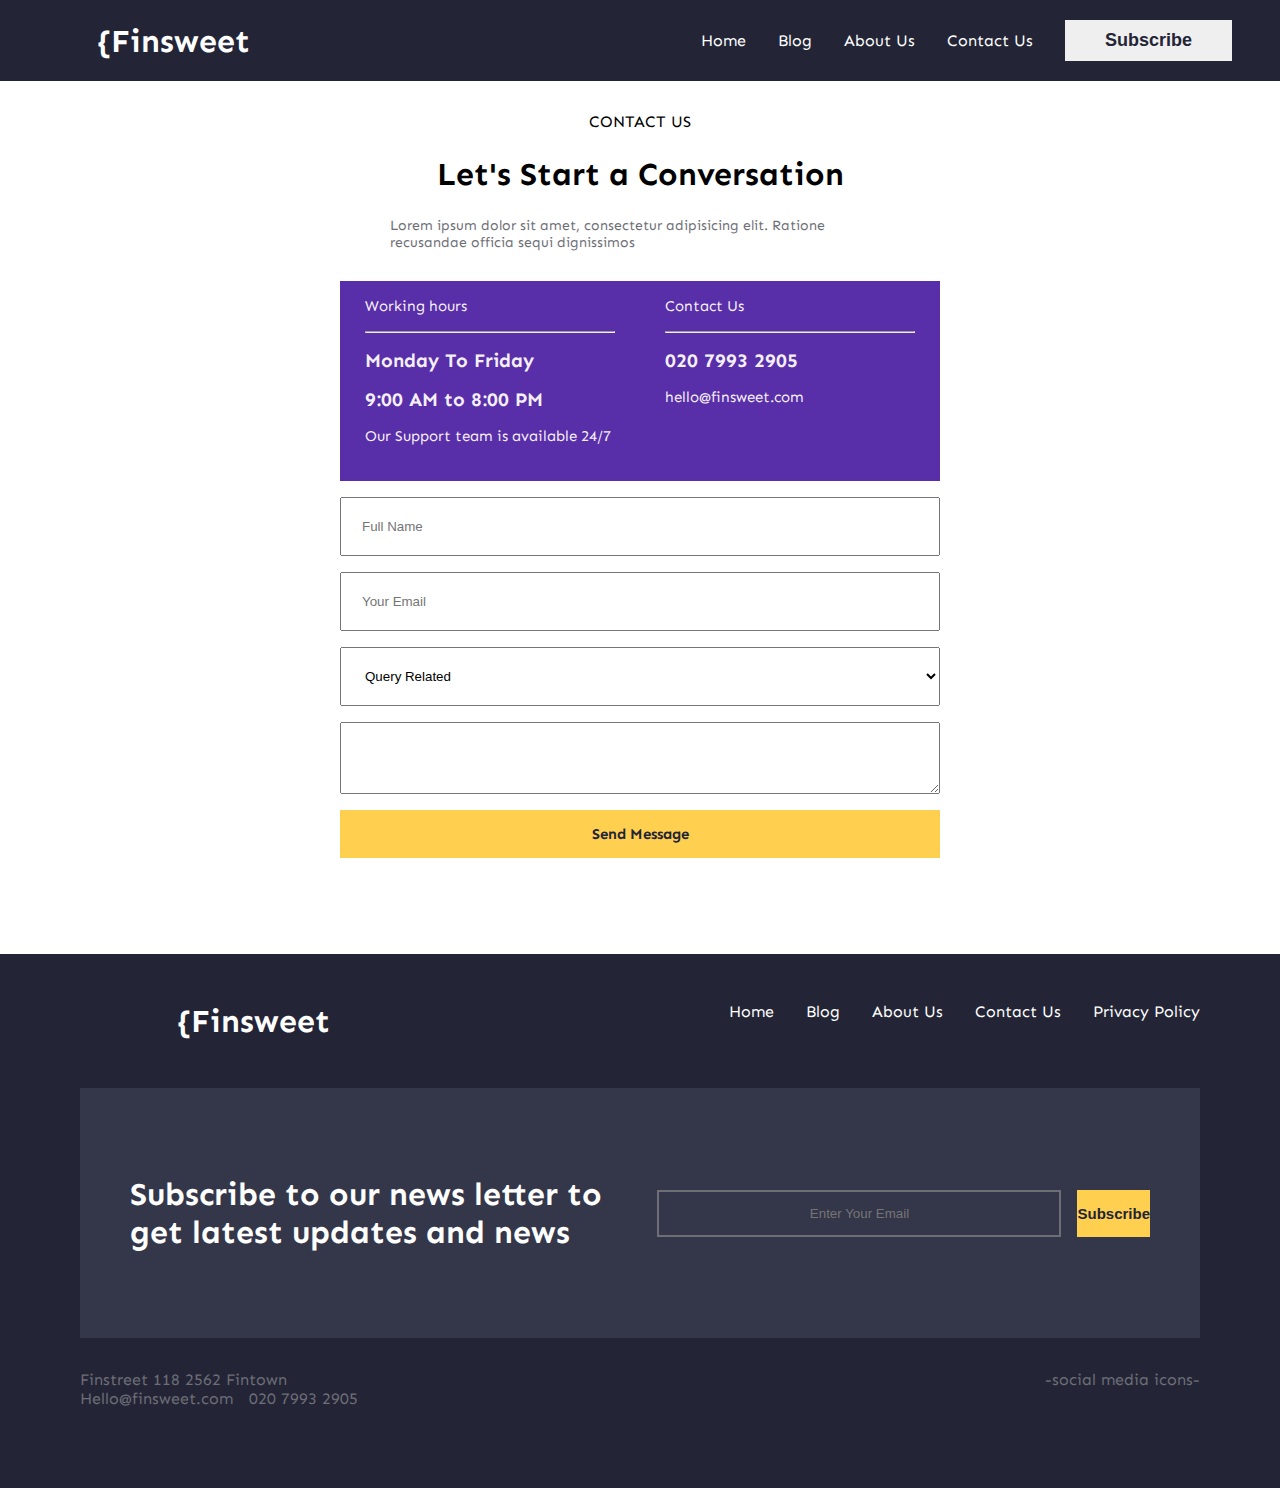
<file: contact.html>
<!DOCTYPE html>
<html lang="en">
    <head>
        <meta charset="UTF-8">
        <meta name="viewport" content="width=device-width, initial-scale=1.0">
        <title>Finsweet - Contact us</title>
        <link rel="stylesheet" href="./assets/styles/contact.css">
        <link rel="stylesheet" href="https://cdnjs.cloudflare.com/ajax/libs/font-awesome/6.0.0-beta3/css/all.min.css">
        <link rel="preconnect" href="https://fonts.googleapis.com">
    <link rel="preconnect" href="https://fonts.gstatic.com" crossorigin>
    <link href="https://fonts.googleapis.com/css2?family=Sen:wght@400..800&display=swap" rel="stylesheet">
    </head>
<body>

    <!-- nav bar -->
    <nav>
        <a href="./index.html"><div class="logo">{Finsweet</div></a>
        <div class="nav-items">
            <a href="./index.html">Home</a>
            <a href="./blog.html">Blog</a>
            <a href="./about.html">About Us</a>
            <a href="./contact.html">Contact Us</a>
            <button class="sub-btn">Subscribe</button>
        </div>
        </nav>


        <!-- contact head -->

        <div class="page-head">
            <div class="head-items">
                <p>CONTACT US</p>
                <h1>Let's Start a Conversation</h1>
                <p class="text-small">Lorem ipsum dolor sit amet, consectetur adipisicing elit. Ratione recusandae officia sequi dignissimos </p>
                
            </div>
        </div>

        <!-- contact card -->

        <div class="contact-card">
            <div class="contact-card-items">
                <div class="hours">
                    <p style="font-size: 15px; color:rgb(244, 240, 248)">Working hours</p>
                    <hr>
                    <p style="font-size: 1.2em; color:rgb(244, 240, 248);font-weight:bold">Monday To Friday</p>
                    <p style="font-size: 1.2em; color:rgb(244, 240, 248);font-weight:bold">9:00 AM to 8:00 PM</p>
                    <p style="font-size: 15px; color:rgb(244, 240, 248)">Our Support team is available 24/7</p>
                </div>
                <div class="contact">
                    <p style="font-size: 15px; color:rgb(244, 240, 248)">Contact Us</p>
                    <hr>
                    <p style="font-size: 1.2em; color:rgb(244, 240, 248);font-weight:bold">020 7993 2905</p>
                    <p style="font-size: 15px; color:rgb(244, 240, 248)">hello@finsweet.com</p>
                </div>
            </div>

            <div class="inputs-sec">
                <input type="text" placeholder="Full Name">
                <input type="email" placeholder="Your Email">
                <select name="query" id="query"> <option value="hello">Query Related</option></select>
                <textarea name="message" id=""></textarea>
                <p class="read-more-btn">Send Message</p>
            </div>
        </div>


    <!-- footer section -->
    <footer>
        <div class="footer-section">
            <div class="footer-nav">
                <a href="./index.html"><div class="logo">{Finsweet</div></a>
                <div class="footer-nav-items">
                    <a href="./index.html">Home</a>
                    <a href="./blog.html">Blog</a>
                    <a href="./about.html">About Us</a>
                    <a href="./contact.html">Contact Us</a>
                    <a href="./privacy.html">Privacy Policy</a>
                </div>
            </div>
            <div class="footer-sub-cont">
                <div class="sub-content">Subscribe to our news letter to get
                    latest updates and news</div>
                <div class="sub-input">
                    <input class="input-email" type="email" placeholder="Enter Your Email">
                    <button class="read-more-btn">Subscribe</button>
                </div>
            </div>

            <div class="contact-details">
                <div class="personal-data">
                    <p style="color: rgb(109, 110, 118);" class="contact-line">Finstreet 118 2562 Fintown</p>
                    <div class="email-phone">
                        <p>Hello@finsweet.com</p>
                        <p>020 7993 2905</p>
                    </div>
                </div>
                <div style="color:rgb(109, 110, 118) ;" class="auth-social">-social media icons-</div>
            </div>
        </div>
    </footer>


</body>
</html>
</file>
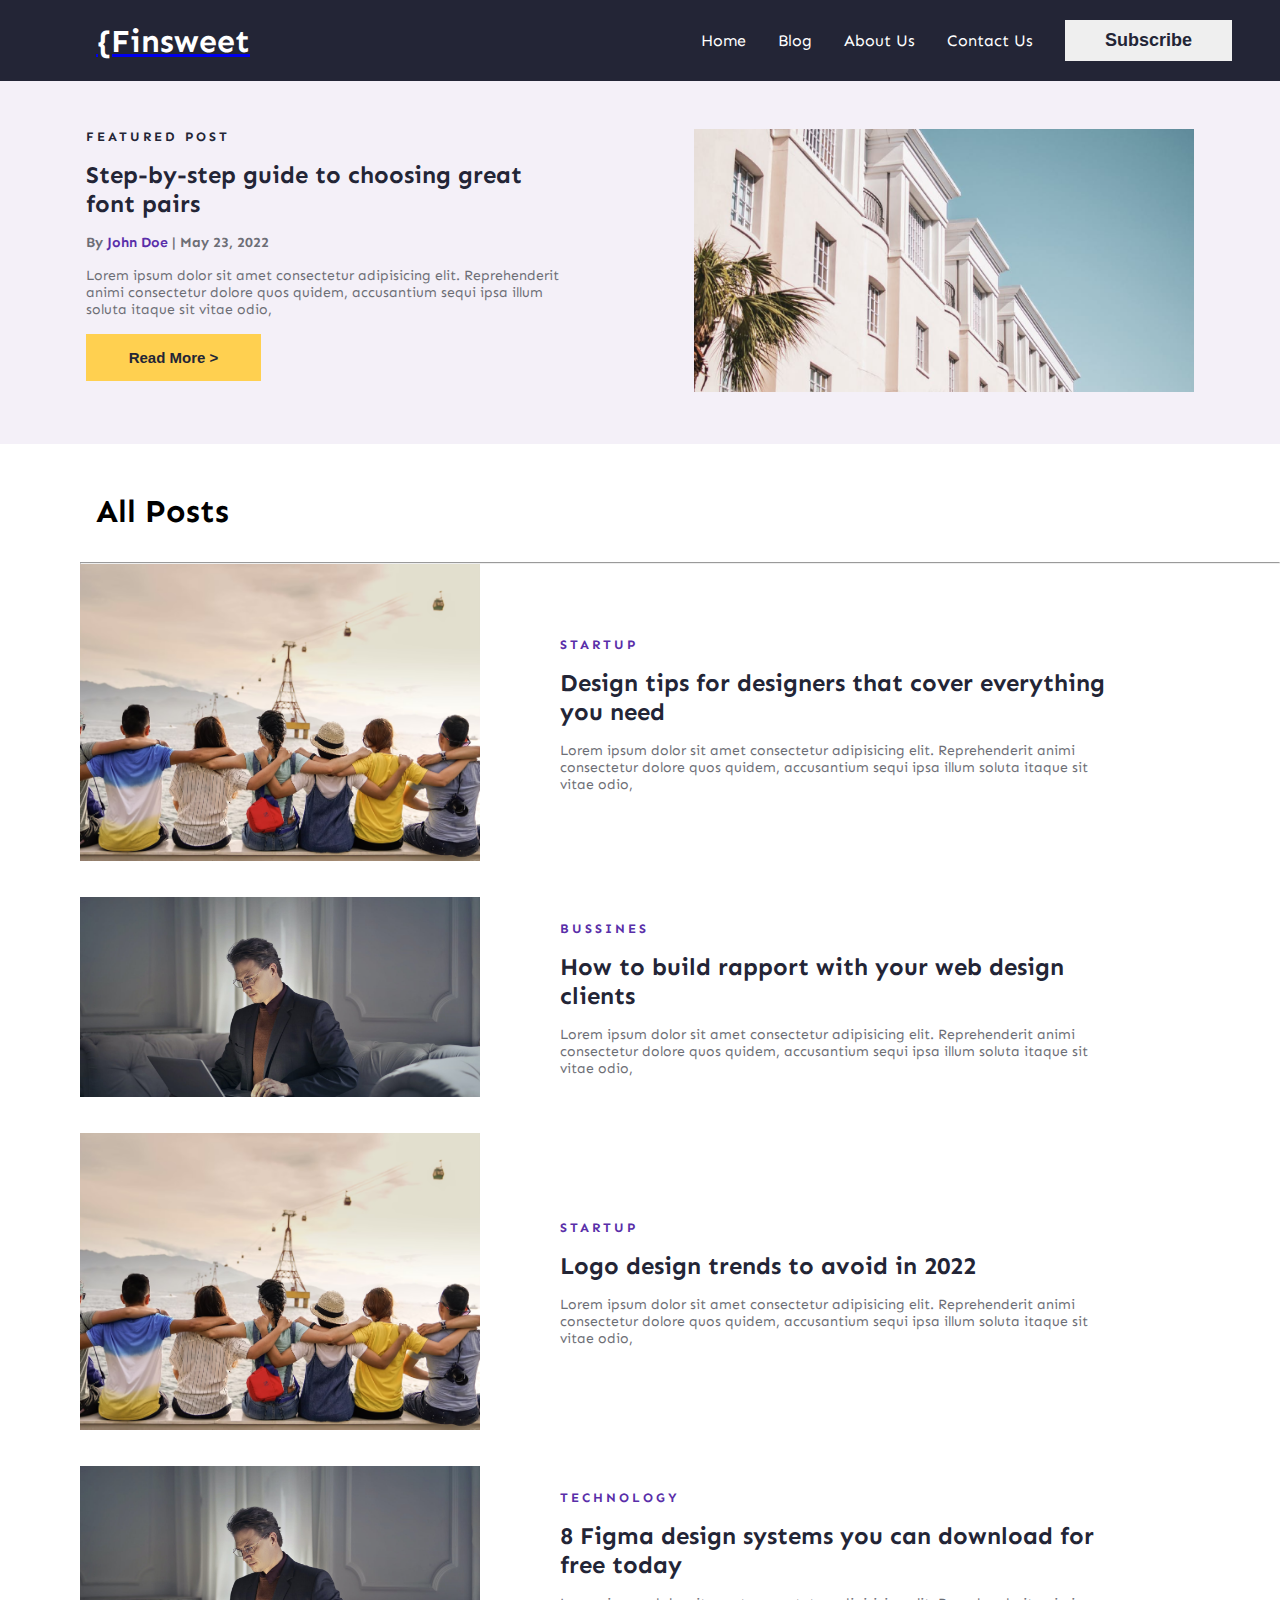
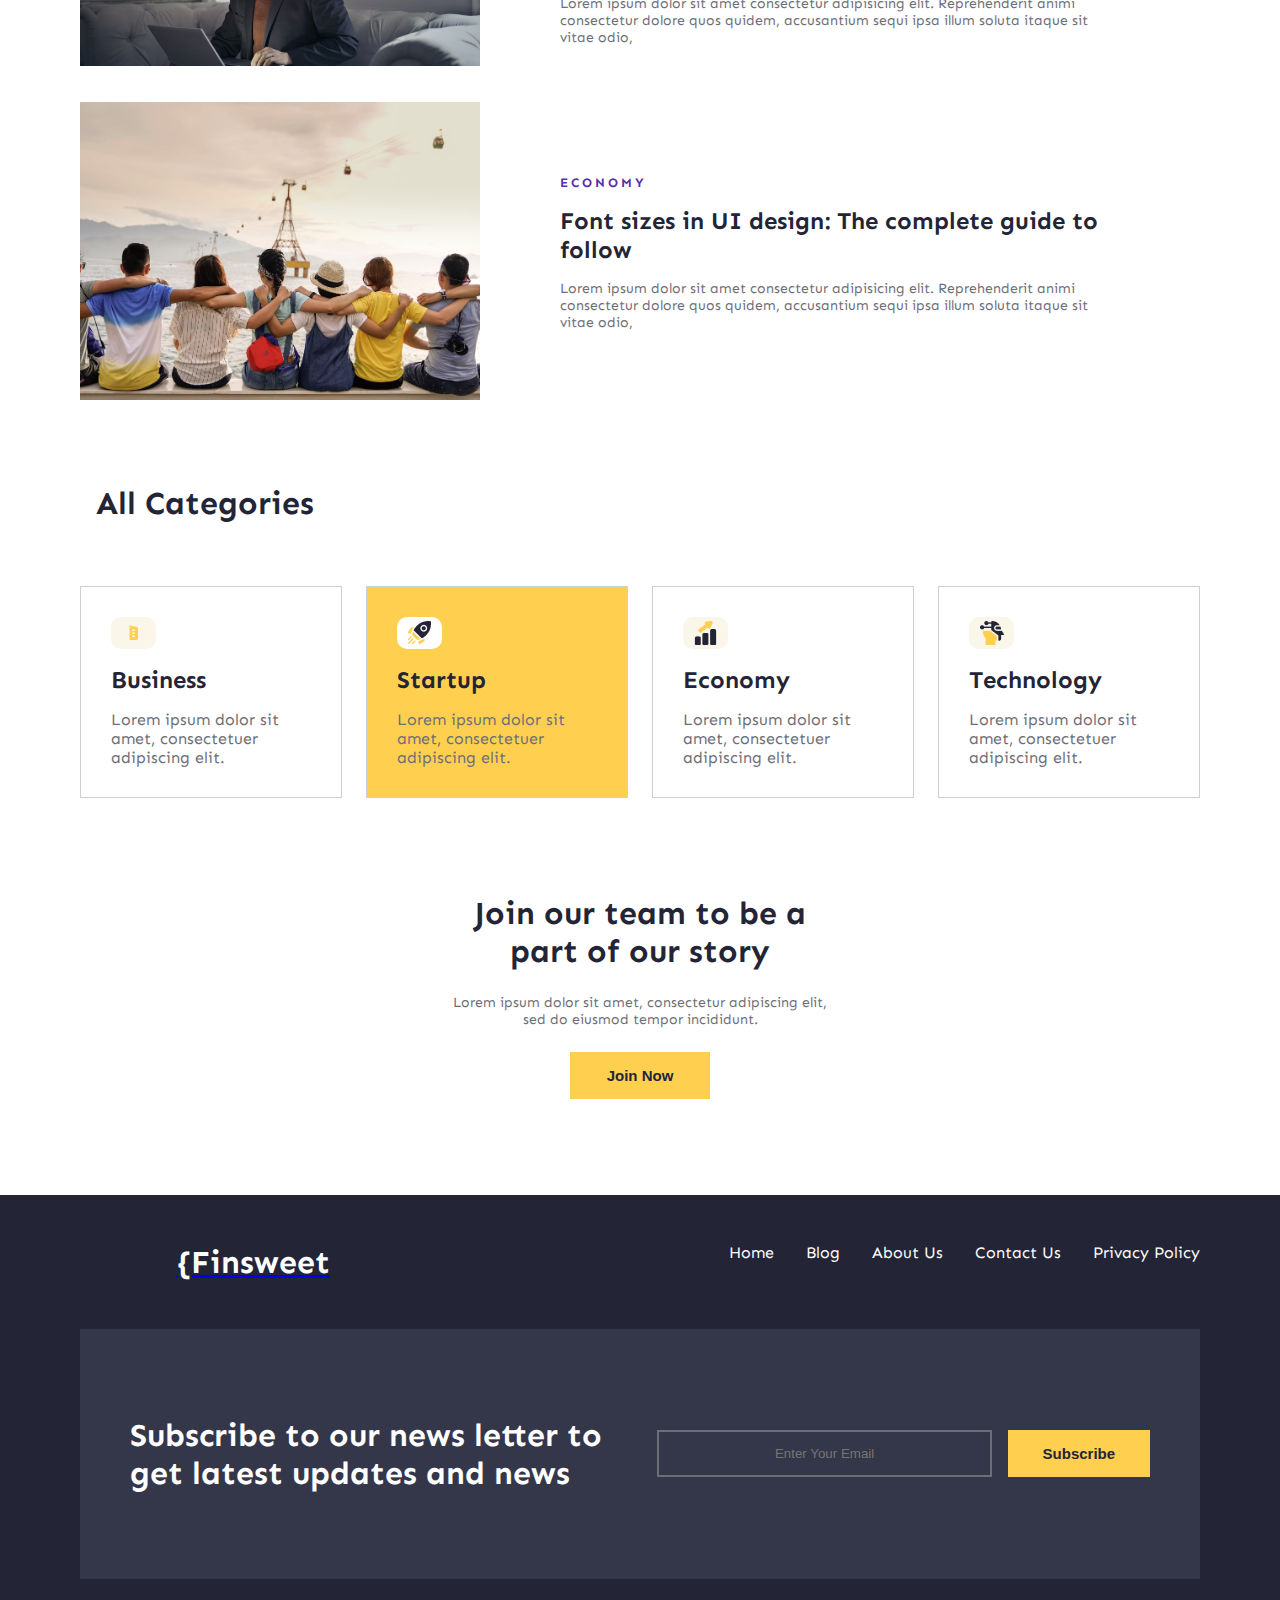
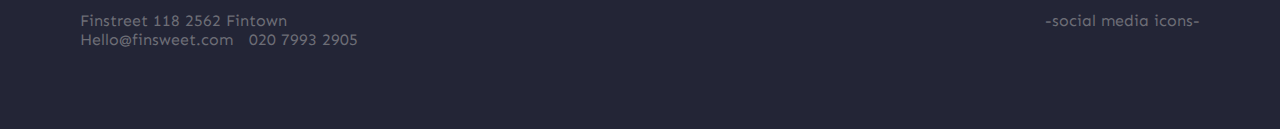
<file: featured-posts.html>
<!DOCTYPE html>
<html lang="en">
    <head>
        <meta charset="UTF-8">
        <meta name="viewport" content="width=device-width, initial-scale=1.0">
        <title>Finsweet - Featured Posts</title>
        <link rel="stylesheet" href="./assets/styles/featured-posts.css">
        <link rel="stylesheet" href="https://cdnjs.cloudflare.com/ajax/libs/font-awesome/6.0.0-beta3/css/all.min.css">
        <link rel="preconnect" href="https://fonts.googleapis.com">
    <link rel="preconnect" href="https://fonts.gstatic.com" crossorigin>
    <link href="https://fonts.googleapis.com/css2?family=Sen:wght@400..800&display=swap" rel="stylesheet">
    </head>
<body>

    <!-- nav bar -->
    <nav>
        <a href="./index.html"><div class="logo">{Finsweet</div></a>
        <div class="nav-items">
            <a href="./index.html">Home</a>
            <a href="./blog.html">Blog</a>
            <a href="./about.html">About Us</a>
            <a href="./contact.html">Contact Us</a>
            <button class="sub-btn">Subscribe</button>
        </div>
        </nav>

    <!-- featured-post-header -->
        <div class="featured-posts-head">
            <div class="head-items">
                <div class="head-content">
                    <p class="text-ttl">FEATURED POST</p>
                <p style="font-size: 1.5em;font-weight:bold;color:rgb(35, 37, 54)">Step-by-step guide to choosing great <br> font pairs</p>
                <p class="post-auth-ttl">By <span style="color: rgb(89, 46, 169) ;">John Doe</span> | May 23, 2022</p>
                <P class="text-small">Lorem ipsum dolor sit amet consectetur adipisicing elit. Reprehenderit animi consectetur dolore quos quidem,
                    accusantium sequi ipsa illum soluta itaque sit vitae odio, </P>
                <a href="./great-font-pairs.html">
                    <button class="read-more-btn">Read More ></button>
                </a>
                </div>
                <div class="head-img-cont">
                    <img class="head-img" src="./assets/white-concrete-building-1838640.png" alt="">
                </div>
            </div>
        </div>

        <!-- all-posts-section -->
        <div class="all-posts">
            <p class="posts-ttl">All Posts</p>
            <div class="all-posts-container">

            <hr>

            <div class="all-posts-items">
                <div class="all-posts-img">
                    <img class="all-posts-img-item" src="./assets/close-up-photography-of-man-wearing-sunglasses-1212984.png" alt="">
                </div>
                <div class="all-posts-cont">
                    <p class="text-ttl-post">STARTUP</p>
                    <p style="font-size: 1.5em;font-weight:bold;color:rgb(35, 37, 54)">Design tips for designers that cover everything you need</p>
                    <P class="text-small">Lorem ipsum dolor sit amet consectetur adipisicing elit. Reprehenderit animi consectetur dolore quos quidem,
                        accusantium sequi ipsa illum soluta itaque sit vitae odio, </P>
                </div>
            </div>

            <div class="all-posts-items">
                <div class="all-posts-img">
                    <img class="all-posts-img-sec" src="./assets/man-in-black-suit-wearing-eye-glasses-sitting-on-gray-sofa-using-macbook-3772622.png" alt="">
                </div>
                <div class="all-posts-cont">
                    <p class="text-ttl-post">BUSSINES</p>
                    <p style="font-size: 1.5em;font-weight:bold;color:rgb(35, 37, 54)">How to build rapport with your web design clients</p>
                    <P class="text-small">Lorem ipsum dolor sit amet consectetur adipisicing elit. Reprehenderit animi consectetur dolore quos quidem,
                        accusantium sequi ipsa illum soluta itaque sit vitae odio, </P>
                </div>
            </div>

            <div class="all-posts-items">
                <div class="all-posts-img">
                    <img class="all-posts-img-item" src="./assets/close-up-photography-of-man-wearing-sunglasses-1212984.png" alt="">
                </div>
                <div class="all-posts-cont">
                    <p class="text-ttl-post">STARTUP</p>
                    <p style="font-size: 1.5em;font-weight:bold;color:rgb(35, 37, 54)">Logo design trends to avoid in 2022</p>
                    <P class="text-small">Lorem ipsum dolor sit amet consectetur adipisicing elit. Reprehenderit animi consectetur dolore quos quidem,
                        accusantium sequi ipsa illum soluta itaque sit vitae odio, </P>
                </div>
            </div>

            <div class="all-posts-items">
                <div class="all-posts-img">
                    <img class="all-posts-img-sec" src="./assets/man-in-black-suit-wearing-eye-glasses-sitting-on-gray-sofa-using-macbook-3772622.png" alt="">
                </div>
                <div class="all-posts-cont">
                    <p class="text-ttl-post">TECHNOLOGY</p>
                    <p style="font-size: 1.5em;font-weight:bold;color:rgb(35, 37, 54)">8 Figma design systems you can download for free today</p>
                    <P class="text-small">Lorem ipsum dolor sit amet consectetur adipisicing elit. Reprehenderit animi consectetur dolore quos quidem,
                        accusantium sequi ipsa illum soluta itaque sit vitae odio, </P>
                </div>
            </div>

            <div class="all-posts-items">
                <div class="all-posts-img">
                    <img class="all-posts-img-item" src="./assets/close-up-photography-of-man-wearing-sunglasses-1212984.png" alt="">
                </div>
                <div class="all-posts-cont">
                    <p class="text-ttl-post">ECONOMY</p>
                    <p style="font-size: 1.5em;font-weight:bold;color:rgb(35, 37, 54)">Font sizes in UI design: The complete guide to follow</p>
                    <P class="text-small">Lorem ipsum dolor sit amet consectetur adipisicing elit. Reprehenderit animi consectetur dolore quos quidem,
                        accusantium sequi ipsa illum soluta itaque sit vitae odio, </P>
                </div>
            </div>

            </div>
        </div>

        <!-- catagoty section -->
    <div class="category-section">
        <p class="cat-ttl">All Categories</p>
        <div class="cat-options">
            <div class="bussines">
                <div class="opt-icon">
                    <img src="./assets/icons/Vector.png" alt="">
                </div>
                <div class="opt-ttl">Business</div>
                <div class="opt-cont">Lorem ipsum dolor sit amet,
                    consectetuer adipiscing elit.</div>
            </div>
            <div class="startup">
                <div class="opt-icon-startup">
                    <img src="./assets/icons/shuttle.png" alt="">
                </div>
                <div class="opt-ttl">Startup</div>
                <div class="opt-cont">Lorem ipsum dolor sit amet,
                    consectetuer adipiscing elit.</div>
            </div>
            <div class="economy">
                <div class="opt-icon">
                    <img src="./assets/icons/economy (1).png" alt="">
                </div>
                <div class="opt-ttl">Economy</div>
                <div class="opt-cont">Lorem ipsum dolor sit amet,
                    consectetuer adipiscing elit.</div>
            </div>
            <div class="technology">
                <div class="opt-icon">
                    <img src="./assets/icons/cyborg.png" alt="">
                </div>
                <div class="opt-ttl">Technology</div>
                <div class="opt-cont">Lorem ipsum dolor sit amet,
                    consectetuer adipiscing elit.</div>
            </div>
        </div>
    </div>


    <!-- team section -->
    <div class="join-team">
        <div class="join-cont">
            <p class="join-header">Join our team to be a part
                of our story</p>
            <p class="join-content">
                Lorem ipsum dolor sit amet, consectetur adipiscing
                elit, sed do eiusmod tempor incididunt.
            </p>
            <button class="read-more-btn">Join Now</button>
        </div>
    </div>


    <!-- footer section -->
    <footer>
        <div class="footer-section">
            <div class="footer-nav">
                <a href="./index.html"><div class="logo">{Finsweet</div></a>
                <div class="footer-nav-items">
                    <a href="./index.html">Home</a>
                    <a href="./blog.html">Blog</a>
                    <a href="./about.html">About Us</a>
                    <a href="./contact.html">Contact Us</a>
                    <a href="./privacy.html">Privacy Policy</a>
                </div>
            </div>
            <div class="footer-sub-cont">
                <div class="sub-content">Subscribe to our news letter to get
                    latest updates and news</div>
                <div class="sub-input">
                    <input class="input-email" type="email" placeholder="Enter Your Email">
                    <button class="read-more-btn">Subscribe</button>
                </div>
            </div>

            <div class="contact-details">
                <div class="personal-data">
                    <p style="color: rgb(109, 110, 118);" class="contact-line">Finstreet 118 2562 Fintown</p>
                    <div class="email-phone">
                        <p>Hello@finsweet.com</p>
                        <p>020 7993 2905</p>
                    </div>
                </div>
                <div style="color:rgb(109, 110, 118) ;" class="auth-social">-social media icons-</div>
            </div>
        </div>
    </footer>

</body>
</html>
</file>
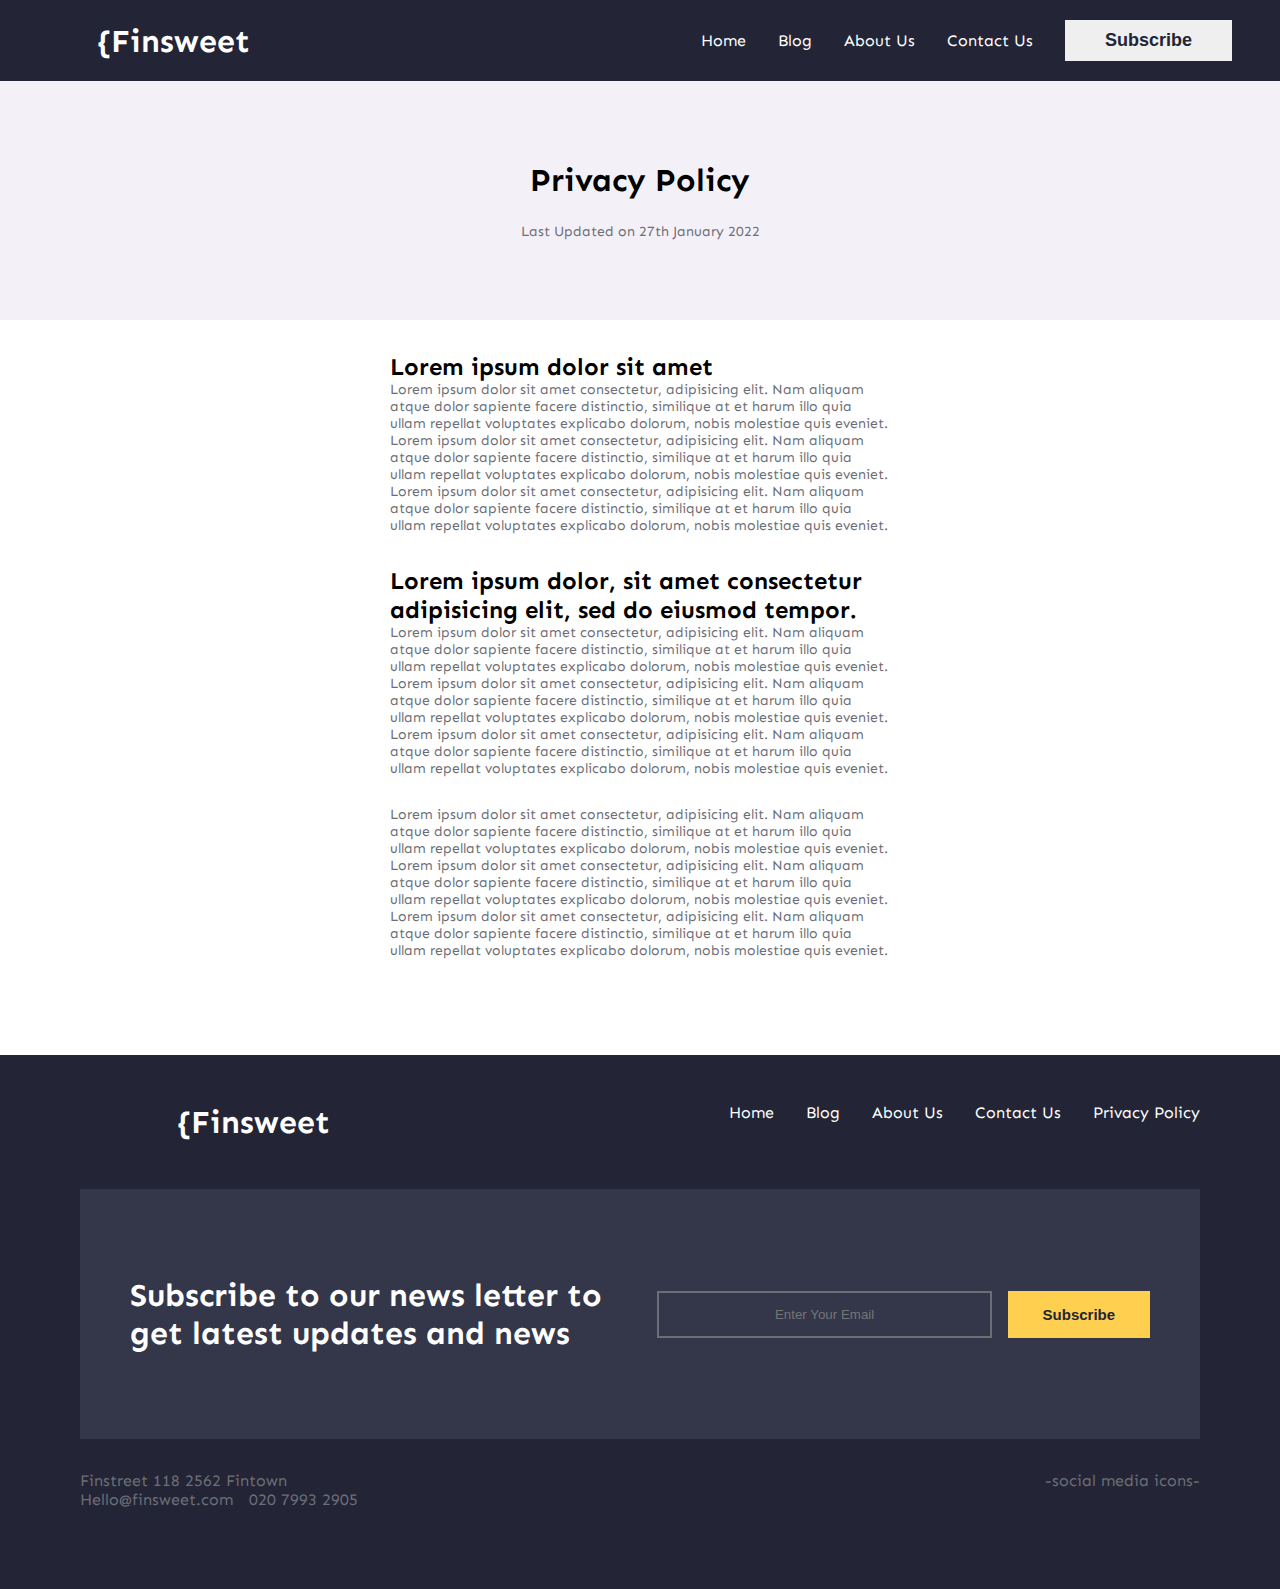
<file: privacy.html>
<!DOCTYPE html>
<html lang="en">
    <head>
        <meta charset="UTF-8">
        <meta name="viewport" content="width=device-width, initial-scale=1.0">
        <title>Finsweet - Privacy policy</title>
        <link rel="stylesheet" href="./assets/styles/privacy.css">
        <link rel="stylesheet" href="https://cdnjs.cloudflare.com/ajax/libs/font-awesome/6.0.0-beta3/css/all.min.css">
        <link rel="preconnect" href="https://fonts.googleapis.com">
    <link rel="preconnect" href="https://fonts.gstatic.com" crossorigin>
    <link href="https://fonts.googleapis.com/css2?family=Sen:wght@400..800&display=swap" rel="stylesheet">
    </head>
<body>

    <!-- nav bar -->
    <nav>
        <a href="./index.html"><div class="logo">{Finsweet</div></a>
        <div class="nav-items">
            <a href="./index.html">Home</a>
            <a href="./blog.html">Blog</a>
            <a href="./about.html">About Us</a>
            <a href="./contact.html">Contact Us</a>
            <button class="sub-btn">Subscribe</button>
        </div>
        </nav>


        <div class="page-head">
            <div class="head-items">
                <h1>Privacy Policy</h1>
                <p class="text-small">Last Updated on 27th January 2022 </p>
                
            </div>
        </div>


        <!-- privacy body -->

        <div class="privacy-body">
            <div class="head-items">
                <h2>Lorem ipsum dolor sit amet</h>
                <p class="text-small">Lorem ipsum dolor sit amet consectetur, adipisicing elit. Nam aliquam atque dolor sapiente facere distinctio, similique at et harum illo quia ullam repellat voluptates explicabo dolorum, nobis molestiae quis eveniet.
                    Lorem ipsum dolor sit amet consectetur, adipisicing elit. Nam aliquam atque dolor sapiente facere distinctio, similique at et harum illo quia ullam repellat voluptates explicabo dolorum, nobis molestiae quis eveniet.
                    Lorem ipsum dolor sit amet consectetur, adipisicing elit. Nam aliquam atque dolor sapiente facere distinctio, similique at et harum illo quia ullam repellat voluptates explicabo dolorum, nobis molestiae quis eveniet.
                </p>
                
            </div>
        </div>

        <div class="privacy-body">
            <div class="head-items">
                <h2>Lorem ipsum dolor, sit amet consectetur adipisicing elit, sed do eiusmod tempor.</h>
                <p class="text-small">Lorem ipsum dolor sit amet consectetur, adipisicing elit. Nam aliquam atque dolor sapiente facere distinctio, similique at et harum illo quia ullam repellat voluptates explicabo dolorum, nobis molestiae quis eveniet.
                    Lorem ipsum dolor sit amet consectetur, adipisicing elit. Nam aliquam atque dolor sapiente facere distinctio, similique at et harum illo quia ullam repellat voluptates explicabo dolorum, nobis molestiae quis eveniet.
                    Lorem ipsum dolor sit amet consectetur, adipisicing elit. Nam aliquam atque dolor sapiente facere distinctio, similique at et harum illo quia ullam repellat voluptates explicabo dolorum, nobis molestiae quis eveniet.
                </p> <br>

                <p class="text-small">Lorem ipsum dolor sit amet consectetur, adipisicing elit. Nam aliquam atque dolor sapiente facere distinctio, similique at et harum illo quia ullam repellat voluptates explicabo dolorum, nobis molestiae quis eveniet.
                    Lorem ipsum dolor sit amet consectetur, adipisicing elit. Nam aliquam atque dolor sapiente facere distinctio, similique at et harum illo quia ullam repellat voluptates explicabo dolorum, nobis molestiae quis eveniet.
                    Lorem ipsum dolor sit amet consectetur, adipisicing elit. Nam aliquam atque dolor sapiente facere distinctio, similique at et harum illo quia ullam repellat voluptates explicabo dolorum, nobis molestiae quis eveniet.
                </p>
                
            </div>
        </div>

    <!-- footer section -->
    <footer>
        <div class="footer-section">
            <div class="footer-nav">
                <a href="./index.html"><div class="logo">{Finsweet</div></a>
                <div class="footer-nav-items">
                    <a href="./index.html">Home</a>
                    <a href="./blog.html">Blog</a>
                    <a href="./about.html">About Us</a>
                    <a href="./contact.html">Contact Us</a>
                    <a href="./privacy.html">Privacy Policy</a>
                </div>
            </div>
            <div class="footer-sub-cont">
                <div class="sub-content">Subscribe to our news letter to get
                    latest updates and news</div>
                <div class="sub-input">
                    <input class="input-email" type="email" placeholder="Enter Your Email">
                    <button class="read-more-btn">Subscribe</button>
                </div>
            </div>

            <div class="contact-details">
                <div class="personal-data">
                    <p style="color: rgb(109, 110, 118);" class="contact-line">Finstreet 118 2562 Fintown</p>
                    <div class="email-phone">
                        <p>Hello@finsweet.com</p>
                        <p>020 7993 2905</p>
                    </div>
                </div>
                <div style="color:rgb(109, 110, 118) ;" class="auth-social">-social media icons-</div>
            </div>
        </div>
    </footer>


</body>
</html>
</file>
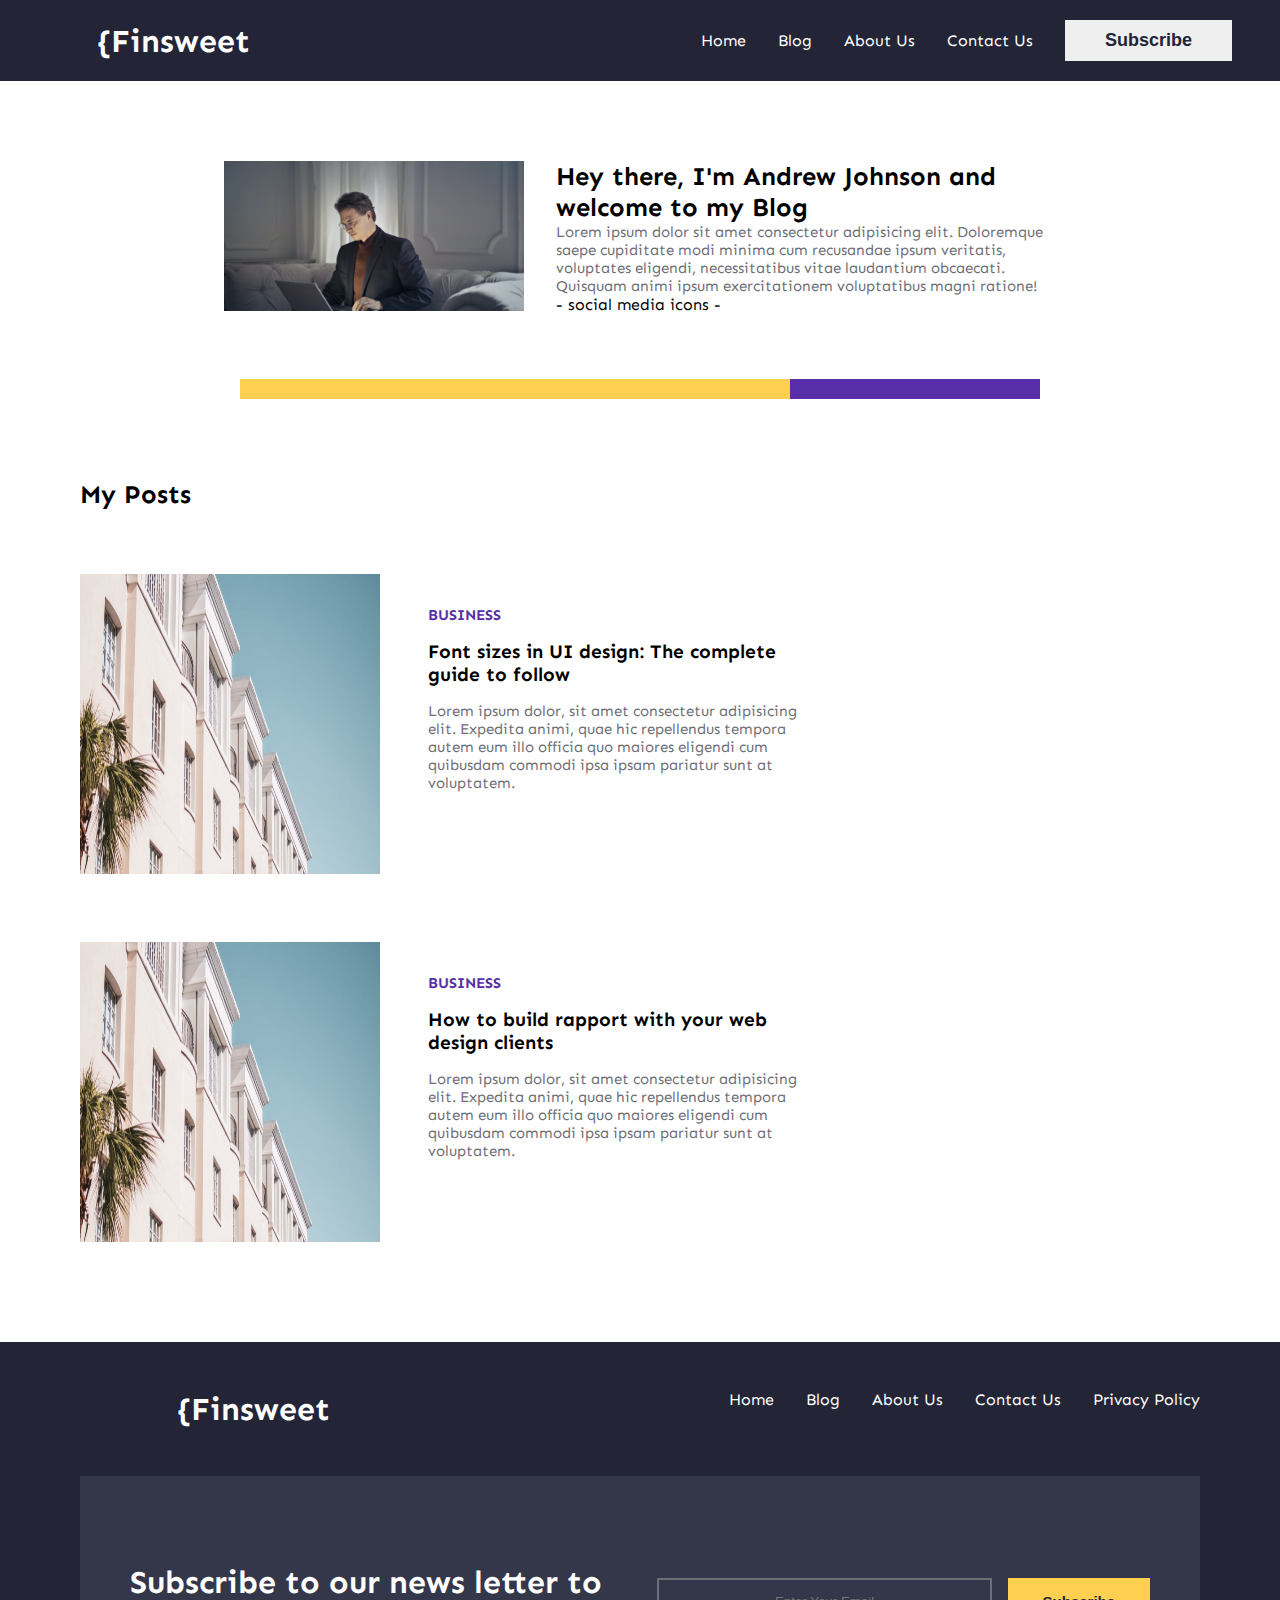
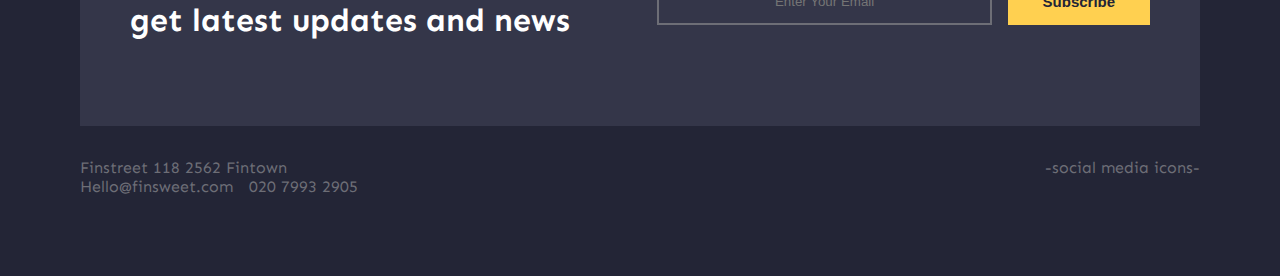
<file: startup.html>
<!DOCTYPE html>
<html lang="en">
    <head>
        <meta charset="UTF-8">
        <meta name="viewport" content="width=device-width, initial-scale=1.0">
        <title>Finsweet - Startup</title>
        <link rel="stylesheet" href="./assets/styles/startup.css">
        <link rel="stylesheet" href="https://cdnjs.cloudflare.com/ajax/libs/font-awesome/6.0.0-beta3/css/all.min.css">
        <link rel="preconnect" href="https://fonts.googleapis.com">
    <link rel="preconnect" href="https://fonts.gstatic.com" crossorigin>
    <link href="https://fonts.googleapis.com/css2?family=Sen:wght@400..800&display=swap" rel="stylesheet">
    </head>
<body>

    <!-- nav bar -->
    <nav>
        <a href="./index.html"><div class="logo">{Finsweet</div></a>
        <div class="nav-items">
            <a href="./index.html">Home</a>
            <a href="./blog.html">Blog</a>
            <a href="./about.html">About Us</a>
            <a href="./contact.html">Contact Us</a>
            <button class="sub-btn">Subscribe</button>
        </div>
        </nav>


        <!-- intro section -->
        
        <div class="intro-sec">
            <div class="user-img">
                <img class="prof-pic" src="./assets/man-in-black-suit-wearing-eye-glasses-sitting-on-gray-sofa-using-macbook-3772622.png" alt="">
            </div>
            <div class="user-cont">
                <p style="font-size: 1.6em; font-weight:bold">Hey there, I'm Andrew Johnson and welcome to my Blog</p>
                <p style="font-size: 15px; color:rgb(109, 110, 118)">Lorem ipsum dolor sit amet consectetur adipisicing elit. Doloremque saepe cupiditate modi minima cum recusandae ipsum veritatis, voluptates eligendi, necessitatibus vitae laudantium obcaecati. Quisquam animi ipsum exercitationem voluptatibus magni ratione!</p>
                <p>- social media icons -</p>
            </div>
        </div>

        <!-- bars -->

        <div class="bars-sec">
            <div class="seg-bars">
                <div class="bar-yell"></div>
                <div class="bar-purp"></div>
            </div>
        </div>

        <!-- posts sections -->

        <div class="posts-sec">
            <p style="font-size: 1.6em; font-weight:bold">My Posts</p>

            <div class="team-creatives">
                <div>
                    <img class="creative-img" src="./assets/white-concrete-building-1838640.png" alt="">
                </div>
    
                <div class="mission-cont">
                    <p style="font-size: 15px; font-weight:bold; color:rgb(89, 46, 169)">BUSINESS</p>
                    <P style="font-size: 1.2em; font-weight:bold">Font sizes in UI design: The complete guide to follow</P>
                    <p class="ms-text">Lorem ipsum dolor, sit amet consectetur adipisicing elit. Expedita animi, quae hic repellendus tempora autem eum illo officia quo maiores eligendi cum quibusdam commodi ipsa ipsam pariatur sunt at voluptatem.</p>
                </div>
            </div>

            <div class="team-creatives">
                <div>
                    <img class="creative-img" src="./assets/white-concrete-building-1838640.png" alt="">
                </div>
    
                <div class="mission-cont">
                    <p style="font-size: 15px; font-weight:bold; color:rgb(89, 46, 169)">BUSINESS</p>
                    <P style="font-size: 1.2em; font-weight:bold">How to build rapport with your web design clients</P>
                    <p class="ms-text">Lorem ipsum dolor, sit amet consectetur adipisicing elit. Expedita animi, quae hic repellendus tempora autem eum illo officia quo maiores eligendi cum quibusdam commodi ipsa ipsam pariatur sunt at voluptatem.</p>
                </div>
            </div>

        </div>

    <!-- footer section -->
    <footer>
        <div class="footer-section">
            <div class="footer-nav">
                <a href="./index.html"><div class="logo">{Finsweet</div></a>
                <div class="footer-nav-items">
                    <a href="./index.html">Home</a>
                    <a href="./blog.html">Blog</a>
                    <a href="./about.html">About Us</a>
                    <a href="./contact.html">Contact Us</a>
                    <a href="./privacy.html">Privacy Policy</a>
                </div>
            </div>
            <div class="footer-sub-cont">
                <div class="sub-content">Subscribe to our news letter to get
                    latest updates and news</div>
                <div class="sub-input">
                    <input class="input-email" type="email" placeholder="Enter Your Email">
                    <button class="read-more-btn">Subscribe</button>
                </div>
            </div>

            <div class="contact-details">
                <div class="personal-data">
                    <p style="color: rgb(109, 110, 118);" class="contact-line">Finstreet 118 2562 Fintown</p>
                    <div class="email-phone">
                        <p>Hello@finsweet.com</p>
                        <p>020 7993 2905</p>
                    </div>
                </div>
                <div style="color:rgb(109, 110, 118) ;" class="auth-social">-social media icons-</div>
            </div>
        </div>
    </footer>


</body>
</html>
</file>
<file: assets/styles/styles.css>
*{
    margin: 0;
    padding: 0;
}

body{
    font-family: "Sen", sans-serif;
    font-optical-sizing: auto;
    font-style: normal;
}

button{
    font-family: "Sen", sans-serif;
    font-optical-sizing: auto;
    font-style: normal;
}
nav{
    display: flex;
    flex-direction: row;
    justify-content: space-between;
    align-items: center;
    background-color: rgb(35, 37, 54);
    padding: 20px 0px;
    flex-wrap: wrap;
}

.logo{
    margin-left: 3em;
    font-size: 2em;
    font-weight: bold;
    color: white;
}

.nav-items{
    margin-right: 3em;
    display: flex;
    flex-direction: row;
    align-items: center;
    justify-content: center;
    gap: 2em;
}

a{
    text-decoration: none;
}

.nav-items a{
    text-decoration: none;
    color: white;
}

.sub-btn{
    padding: 10px 40px;
    border: none;
    font-size: 18px;
    font-weight: bold;
    color:rgb(35, 37, 54);
    
}

.main-section {
    background: 
        linear-gradient(90deg,black, rgba(76, 76, 76,0.7)),
        url(../man-in-black-suit-wearing-eye-glasses-sitting-on-gray-sofa-using-macbook-3772622.png);
    background-repeat: no-repeat;
    background-size: cover;
    display: flex;
    flex-direction: column;
    justify-content: center;
    min-height: 90vh;
    position: relative;
    color: white;
}

.main-sec-content{
    max-width: 600px;
    margin-left: 5em;
    display: flex;
    flex-direction: column;
    gap: 2em;
}

.main-cont-head{
    font-weight: bold;
    font-size: 2.7em;
}

.post-ttl{
    letter-spacing: 3px;
}

.read-more-btn{
    width: 35%;
    padding: 15px 0px;
    background-color: rgb(255, 208, 80);
    border: none;
    font-weight: bold;
    font-size: 15px;
    color: rgb(35, 37, 54);
    cursor: pointer;
    transition: 0.2s ease-in-out;
}

.read-more-btn:hover{
    background-color: rgb(237, 193, 74);
}

.posts{
    display: flex;
    flex-direction: row;
    justify-content: space-between;
    gap: 1em;
    /* flex-wrap: wrap; */
    margin-top: 3em;
}

@media screen and (max-width: 1120px) {
    .posts {
        flex-wrap: wrap;
        justify-content: center;
    }
}

.featured-post{
    max-width: 650px;
    margin-left: 5em;
}

.all-posts{
    margin-right: 5em;
    min-width: 450px;
}

.featured-post-cont{
    display: flex;
    flex-direction: column;
    gap: 1.5em;
    border: solid 1px rgb(244, 240, 248);
    padding: 30px;
}

.all-posts-ttl{
    display: flex;
    flex-direction: row;
    justify-content: space-between;
    align-items: center;
}

.all-posts-ttl a{
    text-decoration: none;
    color: rgb(89, 46, 169);
}

.post-auth-ttl{
    font-size: 14px;
    color: rgb(109, 110, 118);
}

.all-posts-cont{
    display: flex;
    flex-direction: column;
}

.posted-items-cont{
    padding: 20px ;
}

#hoveredItem{
    background-color: rgb(251, 246, 234);

}

.posted-items{
    width: 300px;
    display: flex;
    flex-direction: column;
    gap: 1em;
}

.about-section{
    margin-top: 6em;
}

.abt-design div{
    height: 17px;
}

.abt-design{
    display: flex;
    flex-direction: row;
}

.des-white{
    width: 20%;
    margin-left: 5em;
}

.des-orange{
    width: 60%;
    background-color: rgb(237, 193, 74);
}

.des-purple{
    width: 20%;
    background-color: rgb(89, 46, 169);
    margin-right: 5em;
}

.abt-content{
    background-color: rgb(240, 244, 248);
    margin-left: 5em;
    margin-right: 5em;
    padding: 70px 60px;
    display: flex;
    flex-direction: row;
    flex-wrap: wrap;
    gap: 50px;
}

.abt-content div{
    max-width: 500px;
}

.about-us{
    display: flex;
    flex-direction: column;
    gap: 1.5em;
}

.abt-ttl{
    font-weight: bold;
    font-size: 13px;
    letter-spacing: 3px;
    color: rgb(35, 37, 54);
}

.abt-header{
    font-size: 2em;
    font-weight: bold;
    color: rgb(35, 37, 54);
}

.our-mission{
    display: flex;
    flex-direction: column;
    gap: 1.5em;
}


.msn-ttl{
    font-weight: bold;
    font-size: 13px;
    letter-spacing: 3px;
    color: rgb(35, 37, 54);
}

.msn-header{
    font-weight: bold;
    color: rgb(35, 37, 54);
    font-size: 1.4em;
}

.category-section{
    margin-top: 5em;
}

.cat-ttl{
    font-weight: bold;
    font-size: 2em;
    color: rgb(35, 37, 54);
    text-align: center;
}

.cat-options{
    margin-left: 5em;
    margin-right: 5em;
    display: flex;
    flex-direction: row;
    justify-content: space-between;
    flex-wrap: wrap;
    margin-top: 3em;
}

.cat-options > div{
    height: 150px;
    max-width: 200px;
    border: solid 1px rgb(203, 208, 212);
    padding: 30px;
    display: flex;
    flex-direction: column;
    gap: 1em;
    justify-content: center;
    margin-top: 1em;
}

.opt-icon{
    background-color: rgb(251, 246, 234);
    width: 45px;
    height: 50px;
    display: flex;
    justify-content: center;
    align-items: center;
    border-radius: 10px;
}

.opt-ttl{
    font-weight: bold;
    font-size: 1.5em;
    color: rgb(35, 37, 54);
}

.opt-cont{
    color: rgb(109, 110, 118);
}

.startup{
    background-color: rgb(255, 208, 80);
}

.opt-icon-startup{
    background-color: white;
    width: 45px;
    height: 50px;
    display: flex;
    justify-content: center;
    align-items: center;
    border-radius: 10px;
}

.story-section{
    margin-top: 5em;
    margin-left: 5em;
    margin-right: 5em;
}

.story-img{
    background:
        url(../close-up-photography-of-man-wearing-sunglasses-1212984.png);
    background-repeat: no-repeat;
    
    display: flex;
    flex-direction: column;
    justify-content: end;
    /* position: relative; */
    height: 100vh;
}

.story-cont{
    display: flex;
    flex-direction: column;
    align-items: flex-end;
    justify-content: flex-end;
}

.story-sec-cont{
    height: 400px;
    max-width: 600px;
    background-color: white;
    padding: 50px;
    display: flex;
    flex-direction: column;
    gap: 1.5em;
}

.str-ttl{
    font-weight: bold;
    font-size: 13px;
    letter-spacing: 3px;
    color: rgb(35, 37, 54);
}

.str-header{
    font-weight: bold;
    font-size: 2.5em;
    color: rgb(35, 37, 54);
}

.str-cont{
    color: rgb(109, 110, 118);
}

.authors-section{
    margin-top: 5em;
    margin-left: 5em;
    margin-right: 5em;
}

.auth-ttl{
    font-weight: bold;
    font-size: 2em;
    color: rgb(35, 37, 54);
    text-align: center;
}

.auth-cont{
    display: flex;
    flex-direction: row;
    justify-content: space-between;
    flex-wrap: wrap;
    
}

.auth-cont > div{
    display: flex;
    flex-direction: column;
    justify-content: center;
    align-items: center;

}

.auth-box-hovered{
    background-color: rgb(251, 246, 234);
}

.auth-box{
    background-color: rgb(240, 244, 248);
}

.auth-cont > div{
    height: 300px;
    width: 250px;
    margin-top: 20px;
    gap: 1em;
}

.auth-ttl{
    font-weight: bold;
    color: rgb(35, 37, 54);
    font-size: 1.4em;
}

.auth-tag{
    color: rgb(109, 110, 118);
    font-size: 14px;
}

.auth-social{
    color: rgb(109, 110, 118);
    font-size: 18px;
    font-weight: bold;
}

.featured-section{
    margin-top: 5em;
    margin-left: 5em;
    margin-right: 5em;
}

.ftr-ttl{
    display: flex;
    flex-direction: column;
}

.ttl-thn{
    color: rgb(109, 110, 118);
    font-size: 14px;
}

.ttl-bld{
    font-weight: bold;
    color: rgb(35, 37, 54);
    font-size: 1.4em;
}

.ftr-cont{
    display: flex;
    flex-direction: row;
    justify-content: space-between;
    align-items: center;
    flex-wrap: wrap;
}

.testtimonials-section{
    margin-top: 6em;
    margin-left: 5em;
    margin-right: 5em;
    background-color: rgb(251, 246, 234);
    padding: 100px;
    display: flex;
    flex-direction: row;
    justify-content: space-between;
    flex-wrap: wrap;
}

.testtimonials-section > div{
    width: 400px;
}

.land-test{
    display: flex;
    flex-direction: column;
    gap: 1.5em;
}

.test-ttl{
    font-weight: bold;
    font-size: 13px;
    letter-spacing: 3px;
    color: rgb(35, 37, 54);
}

.test-header{
    font-weight: bold;
    color: rgb(35, 37, 54);
    font-size: 2em;
}

.test-cont{
    color: rgb(109, 110, 118);
    font-size: 14px;
}

.user-test{
    display: flex;
    flex-direction: column;
    gap: 5em;
}

.user-cont{
    font-weight: bold;
    color: rgb(35, 37, 54);
    font-size: 1.4em;
}

.user-details{
    display: flex;
    flex-direction: row;
    align-items: center;
    justify-content: space-between;
}

.user-id{
    display: flex;
    flex-direction: row;
    gap: 1em;
}

.user-name{
    font-weight: bold;
    color: rgb(35, 37, 54);
    font-size: 1.4em;
}

.test-nav{
    display: flex;
    flex-direction: row;
    align-items: center;
    gap: 1em;
}

.arrow-left{
    display: flex;
    justify-content: center;
    align-items: center;
    background-color: white;
    width: 40px;
    height: 40px;
    border-radius: 20px;
}

.arrow-right{
    display: flex;
    justify-content: center;
    align-items: center;
    background-color: rgb(35, 37, 54);
    width: 60px;
    height: 60px;
    border-radius: 50px;
}

.join-team{
    margin-top: 6em;
    display: flex;
    justify-content: center;
    align-items: center;
}

.join-header{
    font-weight: bold;
    color: rgb(35, 37, 54);
    font-size: 2em;
}

.join-cont{
    width: 400px;
    text-align: center;
    display: flex;
    flex-direction: column;
    justify-content: center;
    align-items: center;
    gap: 1.5em;
}

.join-content{
    color: rgb(109, 110, 118);
    font-size: 14px;
}


footer{
    background-color: rgb(35, 37, 54);
    margin-top: 6em;
}

.footer-logo{
    font-size: 2em;
    font-weight: bold;
    color: white;
}

.footer-section{
    padding-top: 3em;
    margin-left: 5em;
    margin-right: 5em;
}

.footer-nav{
    display: flex;
    flex-direction: row;
    justify-content: space-between;
}

.footer-nav-items{
    display: flex;
    flex-direction: row;
    gap: 2em;
}

.footer-nav-items a{
    text-decoration: none;
    color: white;
}

.footer-sub-cont{
    display: flex;
    flex-direction: row;
    justify-content: space-between;
    align-items: center;
    background-color: rgb(52, 54, 73);
    padding: 50px;
    margin-top: 3em;
    min-height: 150px;
}

@media screen and (max-width: 768px) {
    .footer-sub-cont {
        flex-direction: column;
        padding: 20px;
        height: auto;
    }
}

.footer-sub-cont > div{
    max-width: 600px;
}
.sub-content{
    font-weight: bold;
    color: white;
    font-size: 2em;
}

.sub-input{
    display: flex;
    flex-direction: row;
    gap: 1em;
}

@media screen and (max-width: 768px) {
    .sub-input {
        display: flex;
        flex-direction: row;
        flex-wrap: wrap;
    }
    .input-email{
        height: 50px;
    }
}

.input-email{
    width: 400px;
    text-align: center;
    background-color: rgb(52, 54, 73);
    border: solid 2px rgb(109, 110, 118);
    color: white;
}

.contact-details{
    display: flex;
    flex-direction: row;
    justify-content: space-between;
    margin-top: 2em;
    padding-bottom: 5em;
    flex-wrap: wrap;
}

.email-phone{
    display: flex;
    flex-direction: row;
    flex-wrap: wrap;
    gap: 1em;
    color: rgb(109, 110, 118);
}
</file>
<file: assets/styles/team.css>
:root {
    --main: rgb(35, 37, 54);
    --button: rgb(255, 208, 80);
    --button-hover: rgb(237, 193, 74);
    --link-texts: rgb(89, 46, 169);
    --main-texts: rgb(76, 76, 76);
    --content-texts: rgb(109, 110, 118);
    --faded-pink: rgb(251, 246, 234);
    --faded-navy: rgb(244, 240, 248);
}

*{
    margin: 0;
    padding: 0;
}

body{
    font-family: "Sen", sans-serif;
    font-optical-sizing: auto;
    font-style: normal;
}

a{
    text-decoration: none;
}

.content-header{
    font-size: 2em;
    font-weight: bold;
    color: rgb(35, 37, 54);
}

.content-items{
    font-size: 15px;
    color: var(--content-texts);
}


.text-ttl{
    font-weight: bold;
    font-size: 13px;
    letter-spacing: 3px;
    color: var(--main);
}

.text-small{
    color: var(--content-texts);
    font-size: 14px;
}

.read-more-btn{
    width: 35%;
    padding: 15px 0px;
    background-color: var(--button);
    border: none;
    font-weight: bold;
    font-size: 15px;
    color: var(--main);
    cursor: pointer;
    transition: 0.2s ease-in-out;
}

nav{
    display: flex;
    flex-direction: row;
    justify-content: space-between;
    align-items: center;
    background-color:var(--main);
    padding: 20px 0px;
    flex-wrap: wrap;
}

.logo{
    margin-left: 3em;
    font-size: 2em;
    font-weight: bold;
    color: white;
}

.nav-items{
    margin-right: 3em;
    display: flex;
    flex-direction: row;
    align-items: center;
    justify-content: center;
    gap: 2em;
}

.nav-items a{
    text-decoration: none;
    color: white;
}

.sub-btn{
    padding: 10px 40px;
    border: none;
    font-size: 18px;
    font-weight: bold;
    color:var(--main);
    
}

.about-header-cont{
    margin-top: 5em;
    display: flex;
    justify-content: center;
}


.about-header{
    display: flex;
    flex-direction: row;
    justify-content: center;
    flex-wrap: wrap;
    position: absolute;
}

.header-items{
    width: 400px;
    padding: 2em;
}

#header-item-a{
    background-color:white;
}

.about-img-bg{
    display: flex;
    justify-content: center;
    margin-top: 10em;
}

.about-img{
    height: 400px;
    width: 70%;
}

.detailed-values-cont{
    display: flex;
    justify-content: center;
    align-items: center;
    margin-top: -7em;
}

.detailed-vals{
    display: flex;
    justify-content: center;
    flex-direction: column;
    z-index: 1;
}

.vals-cover{
    max-width: 800px;
    display: flex;
    flex-direction: row;
}


.vals-cont{
    background-color: var(--button);
    width: 200px;
    height: 100px;
    display: flex;
    justify-content: center;
    align-items: center;
    flex-direction: column;
}

.vals-cont-b{
    background-color: red;
    height: 40px;
}

.bars-cont{
    width: 800px;
    background-color: var(--button);
}

.item-bars{
    background-color: var(--link-texts);
    height: 10px;
    width: 200px;
}

.mission-vission-cont{
    width: 100%;
    display: flex;
    justify-content: center;
    align-items: center;
}

.mission-vission{
    display: flex;
    flex-direction: row;
    flex-wrap: wrap;
    background-color: var(--faded-navy);
    width: 70%;
    
}

.mission-cont,
.vision-cont{
    display: flex;
    flex-direction: column;
    gap: 1em;
    max-width: 400px;
    padding: 2em;
}

.ms-text{
    color: var(--content-texts);
    font-size: 15px;
}

.team-creatives{
    width: 100%;
    display: flex;
    flex-direction: row;
    align-items: center;
    justify-content: center;
    flex-wrap: wrap;
    margin-top: 4em;
    gap: 4em;
}

.creative-img{
    height: 300px;
    width: 350px;
}

.auth-hovered{
    background-color: var(--faded-pink);
}

.auth-one{
    display: flex;
    flex-direction: row;
    flex-wrap: wrap;
    justify-content: space-around;
    margin-top: 2em;
}


.auth-one > div{
    background-color: var(--faded-navy);
    padding: 2em;
    display: flex;
    justify-content: center;
    flex-direction: column;
    gap: 10px;
    align-items: center;
}



.join-team{
    margin-top: 10em;
    display: flex;
    justify-content: center;
    align-items: center;
}

.join-header{
    font-weight: bold;
    color: var(--main);
    font-size: 2em;
}

.join-cont{
    width: 400px;
    text-align: center;
    display: flex;
    flex-direction: column;
    justify-content: center;
    align-items: center;
    gap: 1.5em;
}

.join-content{
    color: rgb(109, 110, 118);
    font-size: 14px;
}

footer{
    background-color: var(--main);
    margin-top: 6em;
}

.footer-logo{
    font-size: 2em;
    font-weight: bold;
    color: white;
}

.footer-section{
    padding-top: 3em;
    margin-left: 5em;
    margin-right: 5em;
}

.footer-nav{
    display: flex;
    flex-direction: row;
    justify-content: space-between;
}

.footer-nav-items{
    display: flex;
    flex-direction: row;
    gap: 2em;
}

.footer-nav-items a{
    text-decoration: none;
    color: white;
}

.footer-sub-cont{
    display: flex;
    flex-direction: row;
    justify-content: space-between;
    align-items: center;
    background-color: rgb(52, 54, 73);
    padding: 50px;
    margin-top: 3em;
    min-height: 150px;
}

@media screen and (max-width: 768px) {
    .footer-sub-cont {
        flex-direction: column;
        padding: 20px;
        height: auto;
    }
}

.footer-sub-cont > div{
    max-width: 600px;
}
.sub-content{
    font-weight: bold;
    color: white;
    font-size: 2em;
}

.sub-input{
    display: flex;
    flex-direction: row;
    gap: 1em;
}

@media screen and (max-width: 768px) {
    .sub-input {
        display: flex;
        flex-direction: row;
        flex-wrap: wrap;
    }
    .input-email{
        height: 50px;
    }
}

.input-email{
    width: 400px;
    text-align: center;
    background-color: rgb(52, 54, 73);
    border: solid 2px rgb(109, 110, 118);
    color: white;
}

.contact-details{
    display: flex;
    flex-direction: row;
    justify-content: space-between;
    margin-top: 2em;
    padding-bottom: 5em;
    flex-wrap: wrap;
}

.email-phone{
    display: flex;
    flex-direction: row;
    flex-wrap: wrap;
    gap: 1em;
    color: rgb(109, 110, 118);
}
</file>
<file: assets/styles/busines.css>
:root {
    --main: rgb(35, 37, 54);
    --button: rgb(255, 208, 80);
    --button-hover: rgb(237, 193, 74);
    --link-texts: rgb(89, 46, 169);
    --main-texts: rgb(76, 76, 76);
    --content-texts: rgb(109, 110, 118);
    --faded-pink: rgb(251, 246, 234);
    --faded-navy: rgb(244, 240, 248);
}

*{
    margin: 0;
    padding: 0;
}

body{
    font-family: "Sen", sans-serif;
    font-optical-sizing: auto;
    font-style: normal;
}

a{
    text-decoration: none;
}

.text-ttl{
    font-weight: bold;
    font-size: 13px;
    letter-spacing: 3px;
    color: var(--main);
}

.text-small{
    color: var(--content-texts);
    font-size: 14px;
}

.read-more-btn{
    width: 35%;
    padding: 15px 0px;
    background-color: var(--button);
    border: none;
    font-weight: bold;
    font-size: 15px;
    color: var(--main);
    cursor: pointer;
    transition: 0.2s ease-in-out;
}

nav{
    display: flex;
    flex-direction: row;
    justify-content: space-between;
    align-items: center;
    background-color:var(--main);
    padding: 20px 0px;
    flex-wrap: wrap;
}

.logo{
    margin-left: 3em;
    font-size: 2em;
    font-weight: bold;
    color: white;
}

.nav-items{
    margin-right: 3em;
    display: flex;
    flex-direction: row;
    align-items: center;
    justify-content: center;
    gap: 2em;
}

.nav-items a{
    text-decoration: none;
    color: white;
}

.sub-btn{
    padding: 10px 40px;
    border: none;
    font-size: 18px;
    font-weight: bold;
    color:var(--main);
}


.page-head{
    height: 200px;
    background-color: var(--faded-navy);
    display: flex;
    justify-content: center;
    
}

.head-items{
    width: 400px;
    display: flex;
    flex-direction: column;
    justify-content: center;
    align-items: center;
    gap: 1.5em;
}

.page-body-cont{
    margin: 5em;
    display: flex;
    flex-direction: row;
    justify-content: space-between;
    flex-wrap: wrap;
}


.mission-cont{
    display: flex;
    flex-direction: column;
    gap: 1em;
    max-width: 400px;
    padding: 2em;
}

.ms-text{
    color: var(--content-texts);
    font-size: 15px;
}

.team-creatives{
    width: 100%;
    display: flex;
    flex-direction: row;
    flex-wrap: wrap;
    margin-top: 4em;
    gap: 1em;
    
}

.creative-img{
    height: 300px;
    width: 300px;
}

.nav-page-cont{
    display: flex;
    flex-direction: column;
    gap: 1.5em;
}

.cat-items{
    display: flex;
    flex-direction: column;
    gap: 2em;
}

#active-cats{
    background-color: var(--button);
}


.cats{
    display: flex;
    flex: row;
    gap: 1em;
    border: solid 1.5px var(--content-texts);
    padding: 10px 20px;
    align-items: center;
}


.start-img{
    background-color: var(--faded-navy);
    padding: 5px;
    border-radius: 8px;
}

.main-icon{
    background-color: var(--faded-pink);
    padding: 5px;
    border-radius: 8px;
}

.all-tags>p{
    border: solid 1.5px var(--content-texts);
    padding: 5px 0px;
    text-align: center;
    margin-top: 1em;
    border-radius: 10px;
}








footer{
    background-color: var(--main);
    margin-top: 6em;
}

.footer-logo{
    font-size: 2em;
    font-weight: bold;
    color: white;
}

.footer-section{
    padding-top: 3em;
    margin-left: 5em;
    margin-right: 5em;
}

.footer-nav{
    display: flex;
    flex-direction: row;
    justify-content: space-between;
}

.footer-nav-items{
    display: flex;
    flex-direction: row;
    gap: 2em;
}

.footer-nav-items a{
    text-decoration: none;
    color: white;
}

.footer-sub-cont{
    display: flex;
    flex-direction: row;
    justify-content: space-between;
    align-items: center;
    background-color: rgb(52, 54, 73);
    padding: 50px;
    margin-top: 3em;
    min-height: 150px;
}

@media screen and (max-width: 768px) {
    .footer-sub-cont {
        flex-direction: column;
        padding: 20px;
        height: auto;
    }
}

.footer-sub-cont > div{
    max-width: 600px;
}
.sub-content{
    font-weight: bold;
    color: white;
    font-size: 2em;
}

.sub-input{
    display: flex;
    flex-direction: row;
    gap: 1em;
}

@media screen and (max-width: 768px) {
    .sub-input {
        display: flex;
        flex-direction: row;
        flex-wrap: wrap;
    }
    .input-email{
        height: 50px;
    }
}

.input-email{
    width: 400px;
    text-align: center;
    background-color: rgb(52, 54, 73);
    border: solid 2px rgb(109, 110, 118);
    color: white;
}

.contact-details{
    display: flex;
    flex-direction: row;
    justify-content: space-between;
    margin-top: 2em;
    padding-bottom: 5em;
    flex-wrap: wrap;
}

.email-phone{
    display: flex;
    flex-direction: row;
    flex-wrap: wrap;
    gap: 1em;
    color: rgb(109, 110, 118);
}
</file>
<file: assets/styles/contact.css>
:root {
    --main: rgb(35, 37, 54);
    --button: rgb(255, 208, 80);
    --button-hover: rgb(237, 193, 74);
    --link-texts: rgb(89, 46, 169);
    --main-texts: rgb(76, 76, 76);
    --content-texts: rgb(109, 110, 118);
    --faded-pink: rgb(251, 246, 234);
    --faded-navy: rgb(244, 240, 248);
}

*{
    margin: 0;
    padding: 0;
}

body{
    font-family: "Sen", sans-serif;
    font-optical-sizing: auto;
    font-style: normal;
}

a{
    text-decoration: none;
}

.text-ttl{
    font-weight: bold;
    font-size: 13px;
    letter-spacing: 3px;
    color: var(--main);
}

.text-small{
    color: var(--content-texts);
    font-size: 14px;
}

.read-more-btn{
    padding: 15px 0px;
    background-color: var(--button);
    border: none;
    font-weight: bold;
    font-size: 15px;
    color: var(--main);
    cursor: pointer;
    transition: 0.2s ease-in-out;
    text-align: center;
}

nav{
    display: flex;
    flex-direction: row;
    justify-content: space-between;
    align-items: center;
    background-color:var(--main);
    padding: 20px 0px;
    flex-wrap: wrap;
}

.logo{
    margin-left: 3em;
    font-size: 2em;
    font-weight: bold;
    color: white;
}

.nav-items{
    margin-right: 3em;
    display: flex;
    flex-direction: row;
    align-items: center;
    justify-content: center;
    gap: 2em;
}

.nav-items a{
    text-decoration: none;
    color: white;
}

.sub-btn{
    padding: 10px 40px;
    border: none;
    font-size: 18px;
    font-weight: bold;
    color:var(--main);
    
}


.page-head{
    height: 200px;
    display: flex;
    justify-content: center;
    
}

.head-items{
    max-width: 500px;
    display: flex;
    flex-direction: column;
    justify-content: center;
    align-items: center;
    gap: 1.5em;
}

.contact-card{
    display: flex;
    justify-content: center;
    flex-direction: column;
    align-items: center;
    width: 100%;
}

.contact-card-items{
    min-height: 200px;
    background-color: var(--link-texts);
    width: 600px;
    display: flex;
    flex-direction: row;
    justify-content: space-around;
}

.contact-card-items>div{
    width: 250px;
    display: flex;
    flex-direction: column;
    gap: 1em;
    padding: 1em;
}

.inputs-sec{
    width: 600px;
    display: flex;
    flex-direction: column;
    margin-top: 1em;
    gap: 1em;
}

.inputs-sec>input{
    padding: 20px 20px;
}

select{
    padding: 20px 20px;
}

textarea{
    padding: 20px 20px;
}

footer{
    background-color: var(--main);
    margin-top: 6em;
}

.footer-logo{
    font-size: 2em;
    font-weight: bold;
    color: white;
}

.footer-section{
    padding-top: 3em;
    margin-left: 5em;
    margin-right: 5em;
}

.footer-nav{
    display: flex;
    flex-direction: row;
    justify-content: space-between;
}

.footer-nav-items{
    display: flex;
    flex-direction: row;
    gap: 2em;
}

.footer-nav-items a{
    text-decoration: none;
    color: white;
}

.footer-sub-cont{
    display: flex;
    flex-direction: row;
    justify-content: space-between;
    align-items: center;
    background-color: rgb(52, 54, 73);
    padding: 50px;
    margin-top: 3em;
    min-height: 150px;
}

@media screen and (max-width: 768px) {
    .footer-sub-cont {
        flex-direction: column;
        padding: 20px;
        height: auto;
    }
}

.footer-sub-cont > div{
    max-width: 600px;
}
.sub-content{
    font-weight: bold;
    color: white;
    font-size: 2em;
}

.sub-input{
    display: flex;
    flex-direction: row;
    gap: 1em;
}

@media screen and (max-width: 768px) {
    .sub-input {
        display: flex;
        flex-direction: row;
        flex-wrap: wrap;
    }
    .input-email{
        height: 50px;
    }
}

.input-email{
    width: 400px;
    text-align: center;
    background-color: rgb(52, 54, 73);
    border: solid 2px rgb(109, 110, 118);
    color: white;
}

.contact-details{
    display: flex;
    flex-direction: row;
    justify-content: space-between;
    margin-top: 2em;
    padding-bottom: 5em;
    flex-wrap: wrap;
}

.email-phone{
    display: flex;
    flex-direction: row;
    flex-wrap: wrap;
    gap: 1em;
    color: rgb(109, 110, 118);
}
</file>
<file: assets/styles/featured-posts.css>
:root {
    --main: rgb(35, 37, 54);
    --button: rgb(255, 208, 80);
    --button-hover: rgb(237, 193, 74);
    --link-texts: rgb(89, 46, 169);
    --main-texts: rgb(76, 76, 76);
    --content-texts: rgb(109, 110, 118);
    --faded-pink: rgb(251, 246, 234);
    --faded-navy: rgb(244, 240, 248);
}

*{
    margin: 0;
    padding: 0;
}

body{
    font-family: "Sen", sans-serif;
    font-optical-sizing: auto;
    font-style: normal;
}

.text-ttl{
    font-weight: bold;
    font-size: 13px;
    letter-spacing: 3px;
    color: var(--main);
}

.text-small{
    color: var(--content-texts);
    font-size: 14px;
}

.read-more-btn{
    width: 35%;
    padding: 15px 0px;
    background-color: var(--button);
    border: none;
    font-weight: bold;
    font-size: 15px;
    color: var(--main);
    cursor: pointer;
    transition: 0.2s ease-in-out;
}

nav{
    display: flex;
    flex-direction: row;
    justify-content: space-between;
    align-items: center;
    background-color:var(--main);
    padding: 20px 0px;
    flex-wrap: wrap;
}

.logo{
    margin-left: 3em;
    font-size: 2em;
    font-weight: bold;
    color: white;
}

.nav-items{
    margin-right: 3em;
    display: flex;
    flex-direction: row;
    align-items: center;
    justify-content: center;
    gap: 2em;
}

.nav-items a{
    text-decoration: none;
    color: white;
}

.sub-btn{
    padding: 10px 40px;
    border: none;
    font-size: 18px;
    font-weight: bold;
    color:var(--main);
    
}

.featured-posts-head{
    background-color: var(--faded-navy);
}

.head-items{
    display: flex;
    flex-direction: row;
    justify-content: space-around;
    padding: 3em;
    gap: 2em;
}

@media screen and (max-width: 1120px) {
    .head-items{
        flex-wrap: wrap;
        justify-content: center;
    }
}

.head-content{
    max-width: 500px;
    display: flex;
    flex-direction: column;
    gap: 1em;
}

.head-img{
    height: auto;
    width: 100%;
    max-width: 500px;
}

.post-auth-ttl{
    font-size: 14px;
    color: rgb(109, 110, 118);
    font-weight: bold;
}

.all-posts{
    margin-top: 3em;
}

.posts-ttl{
    font-size: 2em;
    font-weight: bold;
    margin-bottom: 1em;
    margin-left: 3em;
}

.all-posts-container{
    width: 100%;
}

hr{
    margin-left: 5em;
}

.all-posts-items{
    display: flex;
    flex-direction: row;
    flex-wrap: wrap;
    gap: 5em;
    align-items: center;
    padding-left: 5em;
    margin-bottom: 2em;
}


.all-posts-img-item,
.all-posts-img-sec{
    height: auto;
    width: 100%;
    max-width: 400px;
}

.text-ttl-post{
    font-weight: bold;
    font-size: 13px;
    letter-spacing: 3px;
    color: var(--link-texts);
}

.all-posts-cont{
    max-width: 550px;
    display: flex;
    flex-direction: column;
    gap: 1em;
}

.category-section{
    margin-top: 5em;
}

.cat-ttl{
    font-weight: bold;
    font-size: 2em;
    margin-left: 3em;
    color: var(--main);
}

.cat-options{
    margin-left: 5em;
    margin-right: 5em;
    display: flex;
    flex-direction: row;
    justify-content: space-between;
    flex-wrap: wrap;
    margin-top: 3em;
}

.cat-options > div{
    height: 150px;
    max-width: 200px;
    border: solid 1px rgb(203, 208, 212);
    padding: 30px;
    display: flex;
    flex-direction: column;
    gap: 1em;
    justify-content: center;
    margin-top: 1em;
}

.opt-icon{
    background-color: var(--faded-pink);
    width: 45px;
    height: 50px;
    display: flex;
    justify-content: center;
    align-items: center;
    border-radius: 10px;
}

.opt-ttl{
    font-weight: bold;
    font-size: 1.5em;
    color: var(--main);
}

.opt-cont{
    color: var(--content-texts);
}

.startup{
    background-color: var(--button);
}

.opt-icon-startup{
    background-color: white;
    width: 45px;
    height: 50px;
    display: flex;
    justify-content: center;
    align-items: center;
    border-radius: 10px;
}


.join-team{
    margin-top: 6em;
    display: flex;
    justify-content: center;
    align-items: center;
}

.join-header{
    font-weight: bold;
    color: var(--main);
    font-size: 2em;
}

.join-cont{
    width: 400px;
    text-align: center;
    display: flex;
    flex-direction: column;
    justify-content: center;
    align-items: center;
    gap: 1.5em;
}

.join-content{
    color: rgb(109, 110, 118);
    font-size: 14px;
}

footer{
    background-color: var(--main);
    margin-top: 6em;
}

.footer-logo{
    font-size: 2em;
    font-weight: bold;
    color: white;
}

.footer-section{
    padding-top: 3em;
    margin-left: 5em;
    margin-right: 5em;
}

.footer-nav{
    display: flex;
    flex-direction: row;
    justify-content: space-between;
}

.footer-nav-items{
    display: flex;
    flex-direction: row;
    gap: 2em;
}

.footer-nav-items a{
    text-decoration: none;
    color: white;
}

.footer-sub-cont{
    display: flex;
    flex-direction: row;
    justify-content: space-between;
    align-items: center;
    background-color: rgb(52, 54, 73);
    padding: 50px;
    margin-top: 3em;
    min-height: 150px;
}

@media screen and (max-width: 768px) {
    .footer-sub-cont {
        flex-direction: column;
        padding: 20px;
        height: auto;
    }
}

.footer-sub-cont > div{
    max-width: 600px;
}
.sub-content{
    font-weight: bold;
    color: white;
    font-size: 2em;
}

.sub-input{
    display: flex;
    flex-direction: row;
    gap: 1em;
}

@media screen and (max-width: 768px) {
    .sub-input {
        display: flex;
        flex-direction: row;
        flex-wrap: wrap;
    }
    .input-email{
        height: 50px;
    }
}

.input-email{
    width: 400px;
    text-align: center;
    background-color: rgb(52, 54, 73);
    border: solid 2px rgb(109, 110, 118);
    color: white;
}

.contact-details{
    display: flex;
    flex-direction: row;
    justify-content: space-between;
    margin-top: 2em;
    padding-bottom: 5em;
    flex-wrap: wrap;
}

.email-phone{
    display: flex;
    flex-direction: row;
    flex-wrap: wrap;
    gap: 1em;
    color: rgb(109, 110, 118);
}
</file>
<file: assets/styles/privacy.css>
:root {
    --main: rgb(35, 37, 54);
    --button: rgb(255, 208, 80);
    --button-hover: rgb(237, 193, 74);
    --link-texts: rgb(89, 46, 169);
    --main-texts: rgb(76, 76, 76);
    --content-texts: rgb(109, 110, 118);
    --faded-pink: rgb(251, 246, 234);
    --faded-navy: rgb(244, 240, 248);
}

*{
    margin: 0;
    padding: 0;
}

body{
    font-family: "Sen", sans-serif;
    font-optical-sizing: auto;
    font-style: normal;
}

a{
    text-decoration: none;
}

.text-ttl{
    font-weight: bold;
    font-size: 13px;
    letter-spacing: 3px;
    color: var(--main);
}


.text-small{
    color: var(--content-texts);
    font-size: 14px;
    font-weight: lighter;
}

.read-more-btn{
    width: 35%;
    padding: 15px 0px;
    background-color: var(--button);
    border: none;
    font-weight: bold;
    font-size: 15px;
    color: var(--main);
    cursor: pointer;
    transition: 0.2s ease-in-out;
}

nav{
    display: flex;
    flex-direction: row;
    justify-content: space-between;
    align-items: center;
    background-color:var(--main);
    padding: 20px 0px;
    flex-wrap: wrap;
}

.logo{
    margin-left: 3em;
    font-size: 2em;
    font-weight: bold;
    color: white;
}

.nav-items{
    margin-right: 3em;
    display: flex;
    flex-direction: row;
    align-items: center;
    justify-content: center;
    gap: 2em;
}

.nav-items a{
    text-decoration: none;
    color: white;
}

.sub-btn{
    padding: 10px 40px;
    border: none;
    font-size: 18px;
    font-weight: bold;
    color:var(--main);
    
}



.page-head{
    display: flex;
    justify-content: center;
    background-color: var(--faded-navy);
    padding: 5em;
}

.head-items{
    max-width: 500px;
    display: flex;
    flex-direction: column;
    justify-content: center;
    align-items: center;
    gap: 1.5em;
}


.privacy-body{
    width: 100%;
    display: flex;
    justify-content: center;
    margin-top: 2em;
}





















footer{
    background-color: var(--main);
    margin-top: 6em;
}

.footer-logo{
    font-size: 2em;
    font-weight: bold;
    color: white;
}

.footer-section{
    padding-top: 3em;
    margin-left: 5em;
    margin-right: 5em;
}

.footer-nav{
    display: flex;
    flex-direction: row;
    justify-content: space-between;
}

.footer-nav-items{
    display: flex;
    flex-direction: row;
    gap: 2em;
}

.footer-nav-items a{
    text-decoration: none;
    color: white;
}

.footer-sub-cont{
    display: flex;
    flex-direction: row;
    justify-content: space-between;
    align-items: center;
    background-color: rgb(52, 54, 73);
    padding: 50px;
    margin-top: 3em;
    min-height: 150px;
}

@media screen and (max-width: 768px) {
    .footer-sub-cont {
        flex-direction: column;
        padding: 20px;
        height: auto;
    }
}

.footer-sub-cont > div{
    max-width: 600px;
}
.sub-content{
    font-weight: bold;
    color: white;
    font-size: 2em;
}

.sub-input{
    display: flex;
    flex-direction: row;
    gap: 1em;
}

@media screen and (max-width: 768px) {
    .sub-input {
        display: flex;
        flex-direction: row;
        flex-wrap: wrap;
    }
    .input-email{
        height: 50px;
    }
}

.input-email{
    width: 400px;
    text-align: center;
    background-color: rgb(52, 54, 73);
    border: solid 2px rgb(109, 110, 118);
    color: white;
}

.contact-details{
    display: flex;
    flex-direction: row;
    justify-content: space-between;
    margin-top: 2em;
    padding-bottom: 5em;
    flex-wrap: wrap;
}

.email-phone{
    display: flex;
    flex-direction: row;
    flex-wrap: wrap;
    gap: 1em;
    color: rgb(109, 110, 118);
}
</file>
<file: assets/styles/startup.css>
:root {
    --main: rgb(35, 37, 54);
    --button: rgb(255, 208, 80);
    --button-hover: rgb(237, 193, 74);
    --link-texts: rgb(89, 46, 169);
    --main-texts: rgb(76, 76, 76);
    --content-texts: rgb(109, 110, 118);
    --faded-pink: rgb(251, 246, 234);
    --faded-navy: rgb(244, 240, 248);
}

*{
    margin: 0;
    padding: 0;
}

body{
    font-family: "Sen", sans-serif;
    font-optical-sizing: auto;
    font-style: normal;
}

a{
    text-decoration: none;
}

.text-ttl{
    font-weight: bold;
    font-size: 13px;
    letter-spacing: 3px;
    color: var(--main);
}

.text-small{
    color: var(--content-texts);
    font-size: 14px;
}

.read-more-btn{
    width: 35%;
    padding: 15px 0px;
    background-color: var(--button);
    border: none;
    font-weight: bold;
    font-size: 15px;
    color: var(--main);
    cursor: pointer;
    transition: 0.2s ease-in-out;
}

nav{
    display: flex;
    flex-direction: row;
    justify-content: space-between;
    align-items: center;
    background-color:var(--main);
    padding: 20px 0px;
    flex-wrap: wrap;
}

.logo{
    margin-left: 3em;
    font-size: 2em;
    font-weight: bold;
    color: white;
}

.nav-items{
    margin-right: 3em;
    display: flex;
    flex-direction: row;
    align-items: center;
    justify-content: center;
    gap: 2em;
}

.nav-items a{
    text-decoration: none;
    color: white;
}

.sub-btn{
    padding: 10px 40px;
    border: none;
    font-size: 18px;
    font-weight: bold;
    color:var(--main);
    
}

.intro-sec{
    display: flex;
    justify-content: center;
    gap: 2em;
    margin-top: 5em;
}


.prof-pic{
    height: auto;
    width: 300px;
}

.user-cont{
    max-width: 500px;
}

.seg-bars{
    display: flex;
    flex-direction: row;
    justify-content: center;
    margin-top: 4em;
}

.bar-yell{
    background-color: var(--button);
    height: 20px;
    width: 550px;
}


.bar-purp{
    background-color: var(--link-texts);
    height: 20px;
    width: 250px;
}

.posts-sec{
    margin: 5em;
}

.mission-cont{
    display: flex;
    flex-direction: column;
    gap: 1em;
    max-width: 400px;
    padding: 2em;
}

.ms-text{
    color: var(--content-texts);
    font-size: 15px;
}

.team-creatives{
    width: 100%;
    display: flex;
    flex-direction: row;
    flex-wrap: wrap;
    margin-top: 4em;
    gap: 1em;
    
}

.creative-img{
    height: 300px;
    width: 300px;
}














footer{
    background-color: var(--main);
    margin-top: 6em;
}

.footer-logo{
    font-size: 2em;
    font-weight: bold;
    color: white;
}

.footer-section{
    padding-top: 3em;
    margin-left: 5em;
    margin-right: 5em;
}

.footer-nav{
    display: flex;
    flex-direction: row;
    justify-content: space-between;
}

.footer-nav-items{
    display: flex;
    flex-direction: row;
    gap: 2em;
}

.footer-nav-items a{
    text-decoration: none;
    color: white;
}

.footer-sub-cont{
    display: flex;
    flex-direction: row;
    justify-content: space-between;
    align-items: center;
    background-color: rgb(52, 54, 73);
    padding: 50px;
    margin-top: 3em;
    min-height: 150px;
}

@media screen and (max-width: 768px) {
    .footer-sub-cont {
        flex-direction: column;
        padding: 20px;
        height: auto;
    }
}

.footer-sub-cont > div{
    max-width: 600px;
}
.sub-content{
    font-weight: bold;
    color: white;
    font-size: 2em;
}

.sub-input{
    display: flex;
    flex-direction: row;
    gap: 1em;
}

@media screen and (max-width: 768px) {
    .sub-input {
        display: flex;
        flex-direction: row;
        flex-wrap: wrap;
    }
    .input-email{
        height: 50px;
    }
}

.input-email{
    width: 400px;
    text-align: center;
    background-color: rgb(52, 54, 73);
    border: solid 2px rgb(109, 110, 118);
    color: white;
}

.contact-details{
    display: flex;
    flex-direction: row;
    justify-content: space-between;
    margin-top: 2em;
    padding-bottom: 5em;
    flex-wrap: wrap;
}

.email-phone{
    display: flex;
    flex-direction: row;
    flex-wrap: wrap;
    gap: 1em;
    color: rgb(109, 110, 118);
}
</file>
